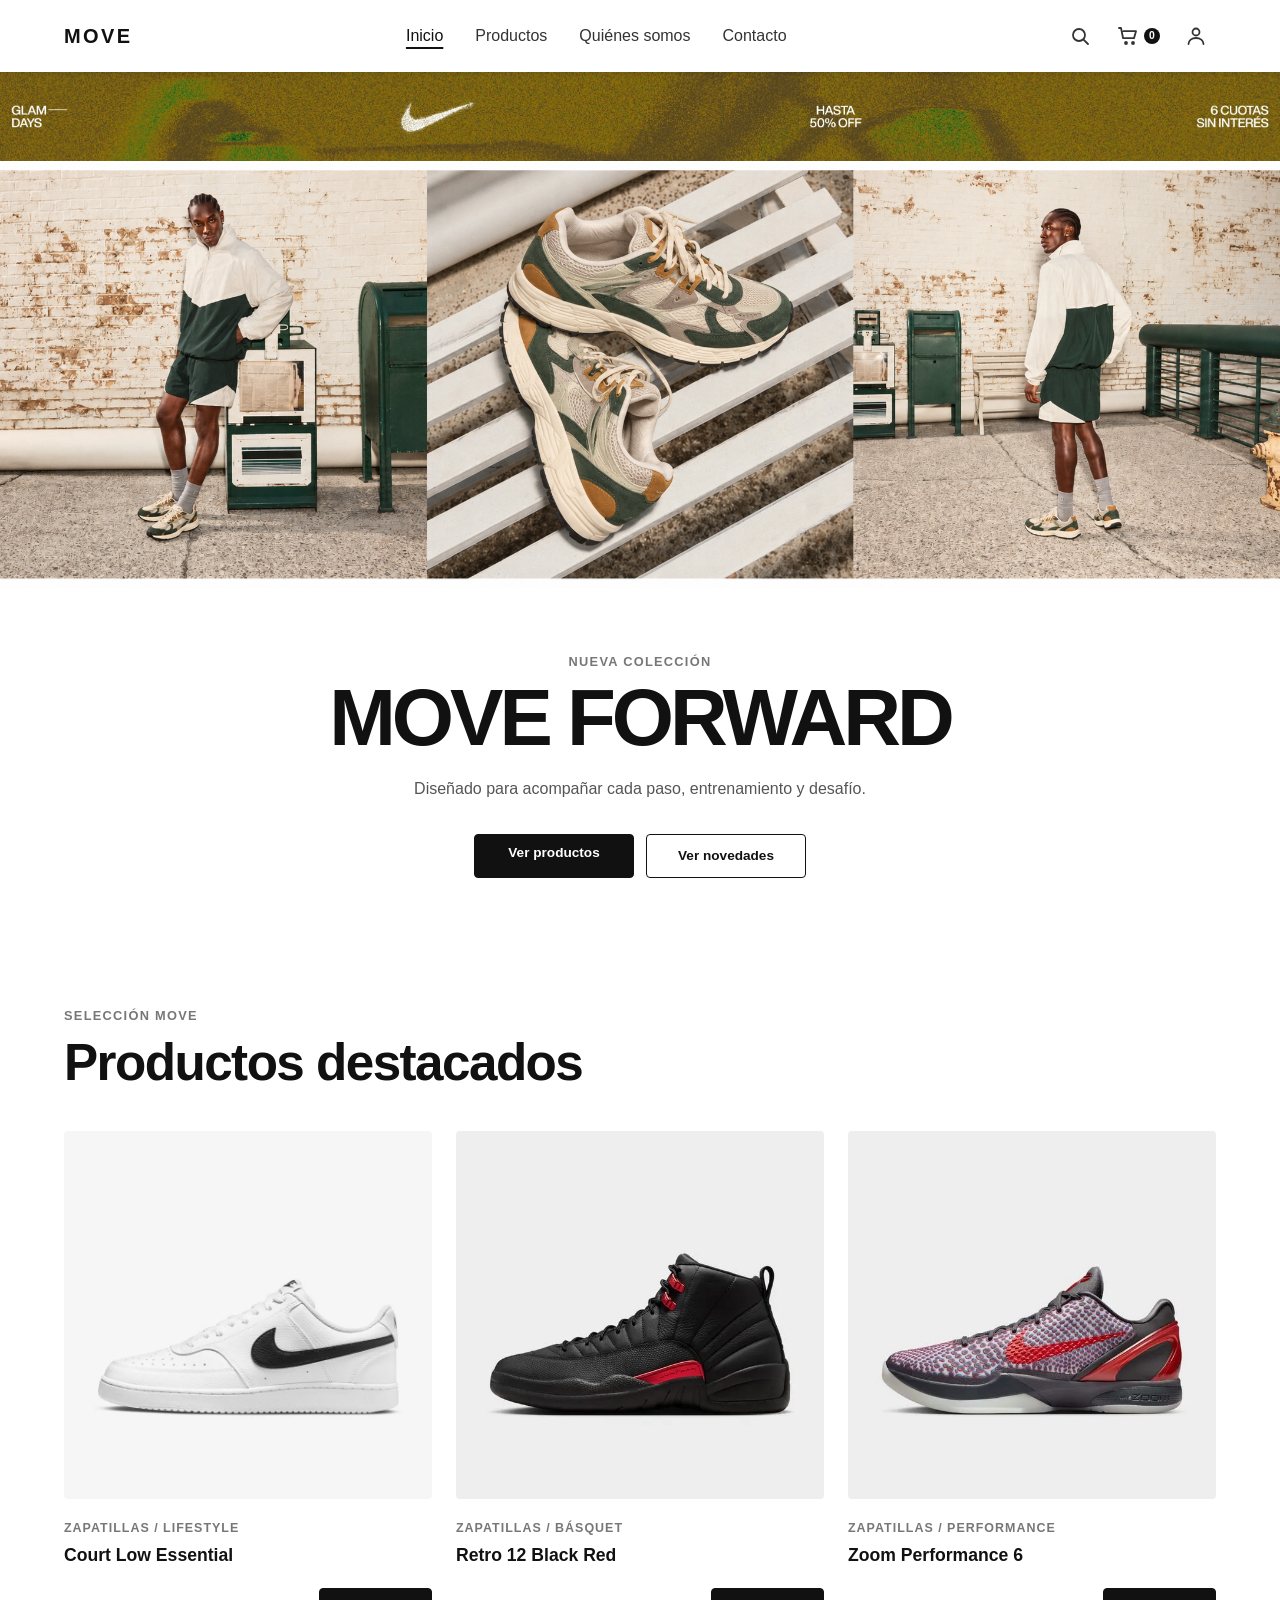
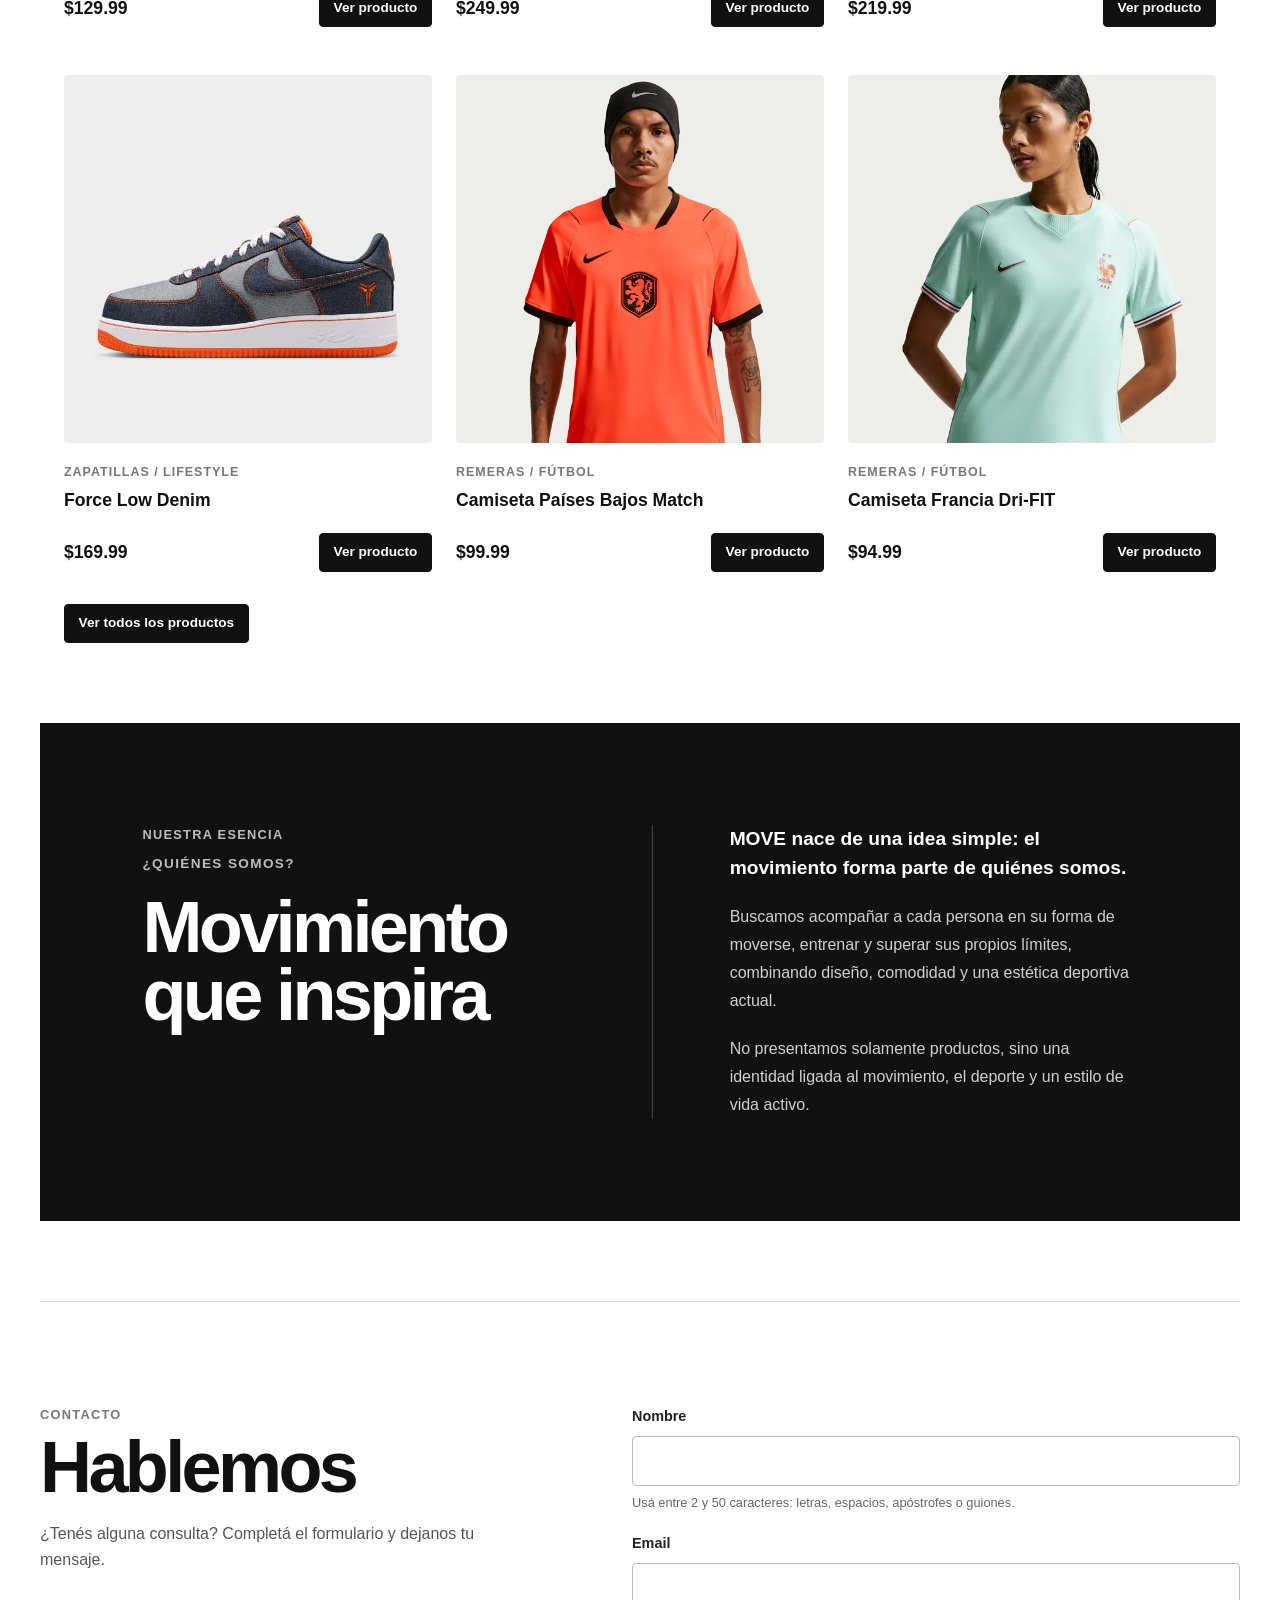
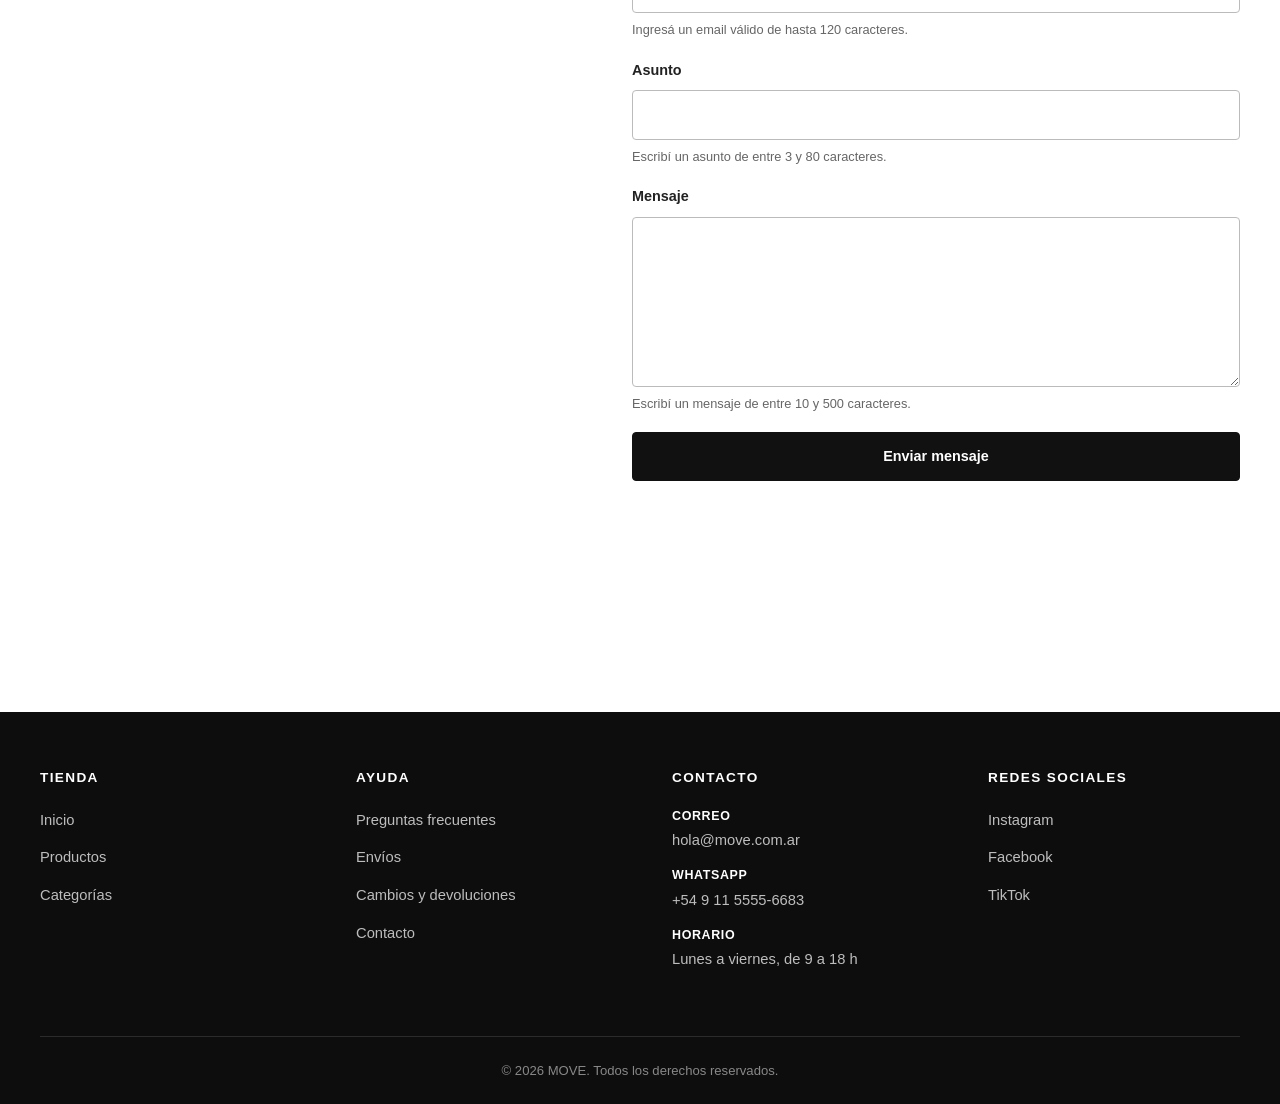
<file: index.html>
<!DOCTYPE html>
<html lang="es">
<head>
    <meta charset="UTF-8">
    <meta name="viewport" content="width=device-width, initial-scale=1.0">
    <title>MOVE | Indumentaria y calzado deportivo</title>
    <link rel="stylesheet" href="css/styles.css">
</head>
<body class="pagina-home">
    <header class="site-header">
        <nav class="site-header__nav" aria-label="Navegación principal">
            <a href="index.html" class="site-header__brand" aria-label="Ir al inicio">MOVE</a>
            <ul class="site-header__menu">
                <li><a href="index.html" aria-current="page">Inicio</a></li>
                <li><a href="productos.html">Productos</a></li>
                <li><a href="#quienes-somos">Quiénes somos</a></li>
                <li><a href="#contacto">Contacto</a></li>
            </ul>
            <div class="site-header__actions">
                <a href="productos.html#buscar" class="site-header__action" aria-label="Buscar productos">
                    <svg class="site-header__icon" viewBox="0 0 24 24" aria-hidden="true" fill="none" stroke="currentColor">
                        <circle cx="11" cy="11" r="6"></circle>
                        <path d="M20 20l-4.2-4.2"></path>
                    </svg>
                </a>
                <a href="carrito.html" class="site-header__action site-header__cart" aria-label="Ver carrito">
                    <svg class="site-header__icon" viewBox="0 0 24 24" aria-hidden="true" fill="none" stroke="currentColor">
                        <path d="M3 4h2l2.1 10.2h10.9l2-7H7.5"></path>
                        <circle cx="10" cy="19" r="1"></circle>
                        <circle cx="17" cy="19" r="1"></circle>
                    </svg>
                    <span class="site-header__cart-count" aria-hidden="true">0</span>
                </a>
                <a href="#" class="site-header__action" aria-label="Ingresar a mi cuenta">
                    <svg class="site-header__icon" viewBox="0 0 24 24" aria-hidden="true" fill="none" stroke="currentColor">
                        <circle cx="12" cy="8" r="3.5"></circle>
                        <path d="M4.5 20c0-3.6 3.4-6 7.5-6s7.5 2.4 7.5 6"></path>
                    </svg>
                </a>
            </div>
        </nav>
    </header>

    <main id="inicio" class="pagina-home">
        <section class="home-promo" aria-label="Promoción destacada">
            <img src="images/fondos/promo-cuotas.webp" alt="Promoción de hasta 50% off y seis cuotas sin interés">
        </section>

        <section class="home-hero" aria-labelledby="hero-titulo">
            <figure class="home-hero__image">
                <img src="images/fondos/hero-home.png" alt="Modelo con indumentaria deportiva y zapatillas verdes en una estación urbana">
            </figure>

            <div class="home-hero__content">
                <p class="catalogo-eyebrow">Nueva colección</p>
                <h1 id="hero-titulo">MOVE FORWARD</h1>
                <p>Diseñado para acompañar cada paso, entrenamiento y desafío.</p>
                <div class="home-hero__actions">
                    <a href="productos.html" class="producto-card-accion">Ver productos</a>
                    <a href="#destacados" class="home-hero__secondary">Ver novedades</a>
                </div>
            </div>
        </section>

        <section id="destacados" class="home-destacados" aria-labelledby="destacados-titulo">
            <div class="catalogo-encabezado">
                <div>
                    <p class="catalogo-eyebrow">Selección MOVE</p>
                    <h2 id="destacados-titulo">Productos destacados</h2>
                </div>
            </div>

            <div class="catalogo-grid">
        <article class="producto-card">
                    <a href="producto.html" class="producto-card-imagen" aria-label="Ver Court Low Essential">
                        <img src="images/156174-800-800.webp" alt="Zapatillas blancas Court Low Essential con detalles negros">
                    </a>
                    <div class="producto-card-contenido">
                        <p class="producto-card-categoria">Zapatillas / Lifestyle</p>
                        <h2><a href="producto.html">Court Low Essential</a></h2>
                        <div class="producto-card-compra">
                            <p class="producto-card-precio">$129.99</p>
                            <a href="producto.html" class="producto-card-accion">Ver producto</a>
                        </div>
                    </div>
                </article>

        <article class="producto-card">
                    <a href="producto.html" class="producto-card-imagen" aria-label="Ver Retro 12 Black Red">
                        <img src="images/1851608-600-600.webp" alt="Zapatillas altas Retro 12 negras con detalles rojos">
                    </a>
                    <div class="producto-card-contenido">
                        <p class="producto-card-categoria">Zapatillas / Básquet</p>
                        <h2><a href="producto.html">Retro 12 Black Red</a></h2>
                        <div class="producto-card-compra">
                            <p class="producto-card-precio">$249.99</p>
                            <a href="producto.html" class="producto-card-accion">Ver producto</a>
                        </div>
                    </div>
                </article>

        <article class="producto-card">
                    <a href="producto.html" class="producto-card-imagen" aria-label="Ver Zoom Performance 6">
                        <img src="images/1864876-600-600.webp" alt="Zapatillas Zoom Performance 6 grises y rojas">
                    </a>
                    <div class="producto-card-contenido">
                        <p class="producto-card-categoria">Zapatillas / Performance</p>
                        <h2><a href="producto.html">Zoom Performance 6</a></h2>
                        <div class="producto-card-compra">
                            <p class="producto-card-precio">$219.99</p>
                            <a href="producto.html" class="producto-card-accion">Ver producto</a>
                        </div>
                    </div>
                </article>

        <article class="producto-card">
                    <a href="producto.html" class="producto-card-imagen" aria-label="Ver Force Low Denim">
                        <img src="images/1875036-600-600.webp" alt="Zapatillas Force Low Denim grises con detalles naranjas">
                    </a>
                    <div class="producto-card-contenido">
                        <p class="producto-card-categoria">Zapatillas / Lifestyle</p>
                        <h2><a href="producto.html">Force Low Denim</a></h2>
                        <div class="producto-card-compra">
                            <p class="producto-card-precio">$169.99</p>
                            <a href="producto.html" class="producto-card-accion">Ver producto</a>
                        </div>
                    </div>
                </article>

        <article class="producto-card">
                    <a href="producto.html" class="producto-card-imagen" aria-label="Ver Camiseta Países Bajos Match">
                        <img src="images/1731116-600-600.jpg" alt="Camiseta naranja Países Bajos Match">
                    </a>
                    <div class="producto-card-contenido">
                        <p class="producto-card-categoria">Remeras / Fútbol</p>
                        <h2><a href="producto.html">Camiseta Países Bajos Match</a></h2>
                        <div class="producto-card-compra">
                            <p class="producto-card-precio">$99.99</p>
                            <a href="producto.html" class="producto-card-accion">Ver producto</a>
                        </div>
                    </div>
                </article>

        <article class="producto-card">
                    <a href="producto.html" class="producto-card-imagen" aria-label="Ver Camiseta Francia Dri-FIT">
                        <img src="images/1732896-600-600.webp" alt="Camiseta Francia Dri-FIT color verde claro">
                    </a>
                    <div class="producto-card-contenido">
                        <p class="producto-card-categoria">Remeras / Fútbol</p>
                        <h2><a href="producto.html">Camiseta Francia Dri-FIT</a></h2>
                        <div class="producto-card-compra">
                            <p class="producto-card-precio">$94.99</p>
                            <a href="producto.html" class="producto-card-accion">Ver producto</a>
                        </div>
                    </div>
                </article>
            </div>

            <a href="productos.html" class="home-destacados-enlace producto-card-accion">Ver todos los productos</a>
        </section>

        <section id="quienes-somos" class="home-quienes-somos" aria-labelledby="quienes-somos-titulo">
            <div class="home-quienes-somos__contenido">
                <div class="home-quienes-somos__intro">
                    <p class="catalogo-eyebrow">Nuestra esencia</p>
                    <h2 id="quienes-somos-titulo">¿Quiénes somos?</h2>
                    <h3>Movimiento que inspira</h3>
                </div>

                <div class="home-quienes-somos__texto">
                    <p>MOVE nace de una idea simple: el movimiento forma parte de quiénes somos.</p>
                    <p>Buscamos acompañar a cada persona en su forma de moverse, entrenar y superar sus propios límites, combinando diseño, comodidad y una estética deportiva actual.</p>
                    <p>No presentamos solamente productos, sino una identidad ligada al movimiento, el deporte y un estilo de vida activo.</p>
                </div>
            </div>
        </section>

        <section id="contacto" class="home-contacto" aria-labelledby="contacto-titulo">
            <div class="home-contacto__contenido">
                <div class="home-contacto__intro">
                    <p class="catalogo-eyebrow">Contacto</p>
                    <h2 id="contacto-titulo">Hablemos</h2>
                    <p>¿Tenés alguna consulta? Completá el formulario y dejanos tu mensaje.</p>
                </div>

                <form class="home-contacto__form">
                    <div class="home-contacto__campo">
                        <label for="contacto-nombre">Nombre</label>
                        <input
                            type="text"
                            id="contacto-nombre"
                            name="nombre"
                            autocomplete="name"
                            minlength="2"
                            maxlength="50"
                            pattern="[A-Za-zÁÉÍÓÚáéíóúÜüÑñ'’ \-]+"
                            aria-describedby="contacto-nombre-ayuda"
                            required
                        >
                        <small id="contacto-nombre-ayuda" class="home-contacto__ayuda">Usá entre 2 y 50 caracteres: letras, espacios, apóstrofes o guiones.</small>
                    </div>

                    <div class="home-contacto__campo">
                        <label for="contacto-email">Email</label>
                        <input
                            type="email"
                            id="contacto-email"
                            name="email"
                            autocomplete="email"
                            maxlength="120"
                            aria-describedby="contacto-email-ayuda"
                            required
                        >
                        <small id="contacto-email-ayuda" class="home-contacto__ayuda">Ingresá un email válido de hasta 120 caracteres.</small>
                    </div>

                    <div class="home-contacto__campo">
                        <label for="contacto-asunto">Asunto</label>
                        <input
                            type="text"
                            id="contacto-asunto"
                            name="asunto"
                            minlength="3"
                            maxlength="80"
                            aria-describedby="contacto-asunto-ayuda"
                            required
                        >
                        <small id="contacto-asunto-ayuda" class="home-contacto__ayuda">Escribí un asunto de entre 3 y 80 caracteres.</small>
                    </div>

                    <div class="home-contacto__campo">
                        <label for="contacto-mensaje">Mensaje</label>
                        <textarea
                            id="contacto-mensaje"
                            name="mensaje"
                            rows="6"
                            minlength="10"
                            maxlength="500"
                            aria-describedby="contacto-mensaje-ayuda"
                            required
                        ></textarea>
                        <small id="contacto-mensaje-ayuda" class="home-contacto__ayuda">Escribí un mensaje de entre 10 y 500 caracteres.</small>
                    </div>

                    <button type="submit" class="home-contacto__boton">Enviar mensaje</button>
                </form>
            </div>
        </section>
    </main>

    <footer class="site-footer">
        <div class="footer-contenido">
            <section class="footer-columna">
                <h2>Tienda</h2>
                <nav aria-label="Enlaces de la tienda">
                    <ul>
                        <li><a href="index.html">Inicio</a></li>
                        <li><a href="productos.html#productos">Productos</a></li>
                        <li><a href="productos.html#filtros">Categorías</a></li>
                    </ul>
                </nav>
            </section>

            <section class="footer-columna">
                <h2>Ayuda</h2>
                <nav aria-label="Ayuda y soporte">
                    <ul>
                        <li><a href="#">Preguntas frecuentes</a></li>
                        <li><a href="#">Envíos</a></li>
                        <li><a href="#">Cambios y devoluciones</a></li>
                        <li><a href="#contacto">Contacto</a></li>
                    </ul>
                </nav>
            </section>

            <section class="footer-columna footer-contacto">
                <h2>Contacto</h2>
                <address>
                    <p><strong>Correo</strong> hola@move.com.ar</p>
                    <p><strong>WhatsApp</strong> +54 9 11 5555-6683</p>
                    <p><strong>Horario</strong> Lunes a viernes, de 9 a 18 h</p>
                </address>
            </section>

            <section class="footer-columna">
                <h2>Redes sociales</h2>
                <nav aria-label="Redes sociales">
                    <ul>
                        <li><a href="#">Instagram</a></li>
                        <li><a href="#">Facebook</a></li>
                        <li><a href="#">TikTok</a></li>
                    </ul>
                </nav>
            </section>
        </div>

        <div class="footer-inferior">
            <p>&copy; 2026 MOVE. Todos los derechos reservados.</p>
        </div>
    </footer>
</body>
</html>
</file>
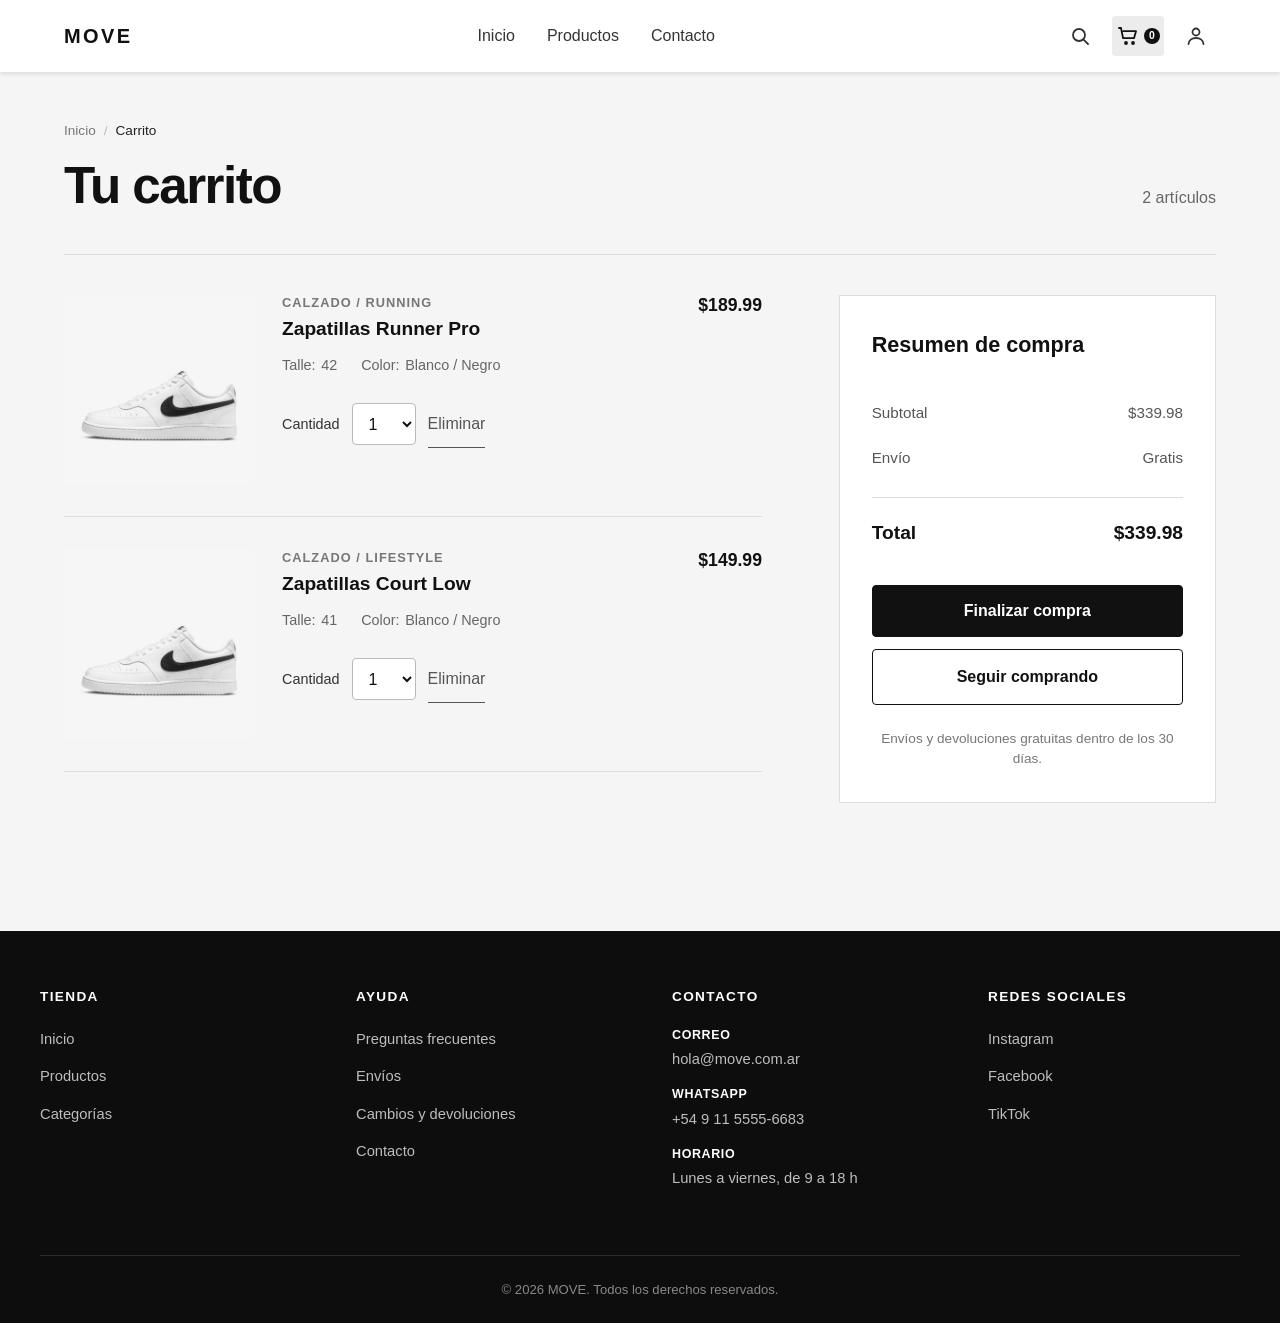
<file: carrito.html>
<!DOCTYPE html>
<html lang="es">
<head>
    <meta charset="UTF-8">
    <meta name="viewport" content="width=device-width, initial-scale=1.0">
    <title>Carrito - Ecommerce Universidad</title>
    <link rel="stylesheet" href="css/styles.css">
</head>
<body>
    <header class="site-header">
        <nav class="site-header__nav" aria-label="Navegación principal">
            <a href="index.html" class="site-header__brand" aria-label="Ir al inicio">MOVE</a>
            <ul class="site-header__menu">
                <li><a href="index.html">Inicio</a></li>
                <li><a href="productos.html">Productos</a></li>
                <li><a href="index.html#contacto">Contacto</a></li>
            </ul>
            <div class="site-header__actions">
                <a href="productos.html#buscar" class="site-header__action" aria-label="Buscar productos">
                    <svg class="site-header__icon" viewBox="0 0 24 24" aria-hidden="true" fill="none" stroke="currentColor">
                        <circle cx="11" cy="11" r="6"></circle>
                        <path d="M20 20l-4.2-4.2"></path>
                    </svg>
                </a>
                <a href="carrito.html" class="site-header__action site-header__cart" aria-label="Ver carrito" aria-current="page">
                    <svg class="site-header__icon" viewBox="0 0 24 24" aria-hidden="true" fill="none" stroke="currentColor">
                        <path d="M3 4h2l2.1 10.2h10.9l2-7H7.5"></path>
                        <circle cx="10" cy="19" r="1"></circle>
                        <circle cx="17" cy="19" r="1"></circle>
                    </svg>
                    <span class="site-header__cart-count" aria-hidden="true">0</span>
                </a>
                <a href="#" class="site-header__action" aria-label="Ingresar a mi cuenta">
                    <svg class="site-header__icon" viewBox="0 0 24 24" aria-hidden="true" fill="none" stroke="currentColor">
                        <circle cx="12" cy="8" r="3.5"></circle>
                        <path d="M4.5 20c0-3.6 3.4-6 7.5-6s7.5 2.4 7.5 6"></path>
                    </svg>
                </a>
            </div>
        </nav>
    </header>

    <main class="carrito">
        <nav class="breadcrumb" aria-label="Ruta de navegación">
            <ol>
                <li><a href="index.html">Inicio</a></li>
                <li aria-current="page">Carrito</li>
            </ol>
        </nav>

        <div class="carrito-encabezado">
            <h1>Tu carrito</h1>
            <p>2 artículos</p>
        </div>

        <div class="carrito-layout">
            <section class="carrito-productos" aria-labelledby="productos-carrito-titulo">
                <h2 id="productos-carrito-titulo" class="visualmente-oculto">Productos en el carrito</h2>

                <article class="carrito-item">
                    <figure class="carrito-item-imagen">
                        <img src="images/156174-800-800.webp" alt="Zapatillas Runner Pro blancas y negras">
                    </figure>

                    <div class="carrito-item-info">
                        <p class="carrito-item-categoria">Calzado / Running</p>
                        <h3>Zapatillas Runner Pro</h3>
                        <dl class="carrito-item-detalles">
                            <div>
                                <dt>Talle</dt>
                                <dd>42</dd>
                            </div>
                            <div>
                                <dt>Color</dt>
                                <dd>Blanco / Negro</dd>
                            </div>
                        </dl>

                        <div class="carrito-item-acciones">
                            <label for="cantidad-runner">Cantidad</label>
                            <select id="cantidad-runner" name="cantidad-runner">
                                <option selected>1</option>
                                <option>2</option>
                                <option>3</option>
                                <option>4</option>
                            </select>
                            <button type="button" class="carrito-eliminar">Eliminar</button>
                        </div>
                    </div>

                    <p class="carrito-item-precio">$189.99</p>
                </article>

                <article class="carrito-item">
                    <figure class="carrito-item-imagen">
                        <img src="images/156174-800-800.webp" alt="Zapatillas Court Low blancas y negras">
                    </figure>

                    <div class="carrito-item-info">
                        <p class="carrito-item-categoria">Calzado / Lifestyle</p>
                        <h3>Zapatillas Court Low</h3>
                        <dl class="carrito-item-detalles">
                            <div>
                                <dt>Talle</dt>
                                <dd>41</dd>
                            </div>
                            <div>
                                <dt>Color</dt>
                                <dd>Blanco / Negro</dd>
                            </div>
                        </dl>

                        <div class="carrito-item-acciones">
                            <label for="cantidad-court">Cantidad</label>
                            <select id="cantidad-court" name="cantidad-court">
                                <option selected>1</option>
                                <option>2</option>
                                <option>3</option>
                                <option>4</option>
                            </select>
                            <button type="button" class="carrito-eliminar">Eliminar</button>
                        </div>
                    </div>

                    <p class="carrito-item-precio">$149.99</p>
                </article>
            </section>

            <aside class="carrito-resumen" aria-labelledby="resumen-titulo">
                <h2 id="resumen-titulo">Resumen de compra</h2>

                <dl class="carrito-totales">
                    <div>
                        <dt>Subtotal</dt>
                        <dd>$339.98</dd>
                    </div>
                    <div>
                        <dt>Envío</dt>
                        <dd>Gratis</dd>
                    </div>
                    <div class="carrito-total">
                        <dt>Total</dt>
                        <dd>$339.98</dd>
                    </div>
                </dl>

                <button type="button" class="carrito-finalizar">Finalizar compra</button>
                <a href="index.html" class="carrito-seguir">Seguir comprando</a>

                <p class="carrito-ayuda">Envíos y devoluciones gratuitas dentro de los 30 días.</p>
            </aside>
        </div>
    </main>

    <footer class="site-footer" id="contacto">
        <div class="footer-contenido">
            <section class="footer-columna">
                <h2>Tienda</h2>
                <nav aria-label="Enlaces de la tienda">
                    <ul>
                        <li><a href="index.html">Inicio</a></li>
                        <li><a href="productos.html#productos">Productos</a></li>
                        <li><a href="productos.html#filtros">Categorías</a></li>
                    </ul>
                </nav>
            </section>

            <section class="footer-columna">
                <h2>Ayuda</h2>
                <nav aria-label="Ayuda y soporte">
                    <ul>
                        <li><a href="#">Preguntas frecuentes</a></li>
                        <li><a href="#">Envíos</a></li>
                        <li><a href="#">Cambios y devoluciones</a></li>
                        <li><a href="index.html#contacto">Contacto</a></li>
                    </ul>
                </nav>
            </section>

            <section class="footer-columna footer-contacto">
                <h2>Contacto</h2>
                <address>
                    <p><strong>Correo</strong> hola@move.com.ar</p>
                    <p><strong>WhatsApp</strong> +54 9 11 5555-6683</p>
                    <p><strong>Horario</strong> Lunes a viernes, de 9 a 18 h</p>
                </address>
            </section>

            <section class="footer-columna">
                <h2>Redes sociales</h2>
                <nav aria-label="Redes sociales">
                    <ul>
                        <li><a href="#">Instagram</a></li>
                        <li><a href="#">Facebook</a></li>
                        <li><a href="#">TikTok</a></li>
                    </ul>
                </nav>
            </section>
        </div>

        <div class="footer-inferior">
            <p>&copy; 2026 MOVE. Todos los derechos reservados.</p>
        </div>
    </footer>
</body>
</html>
</file>
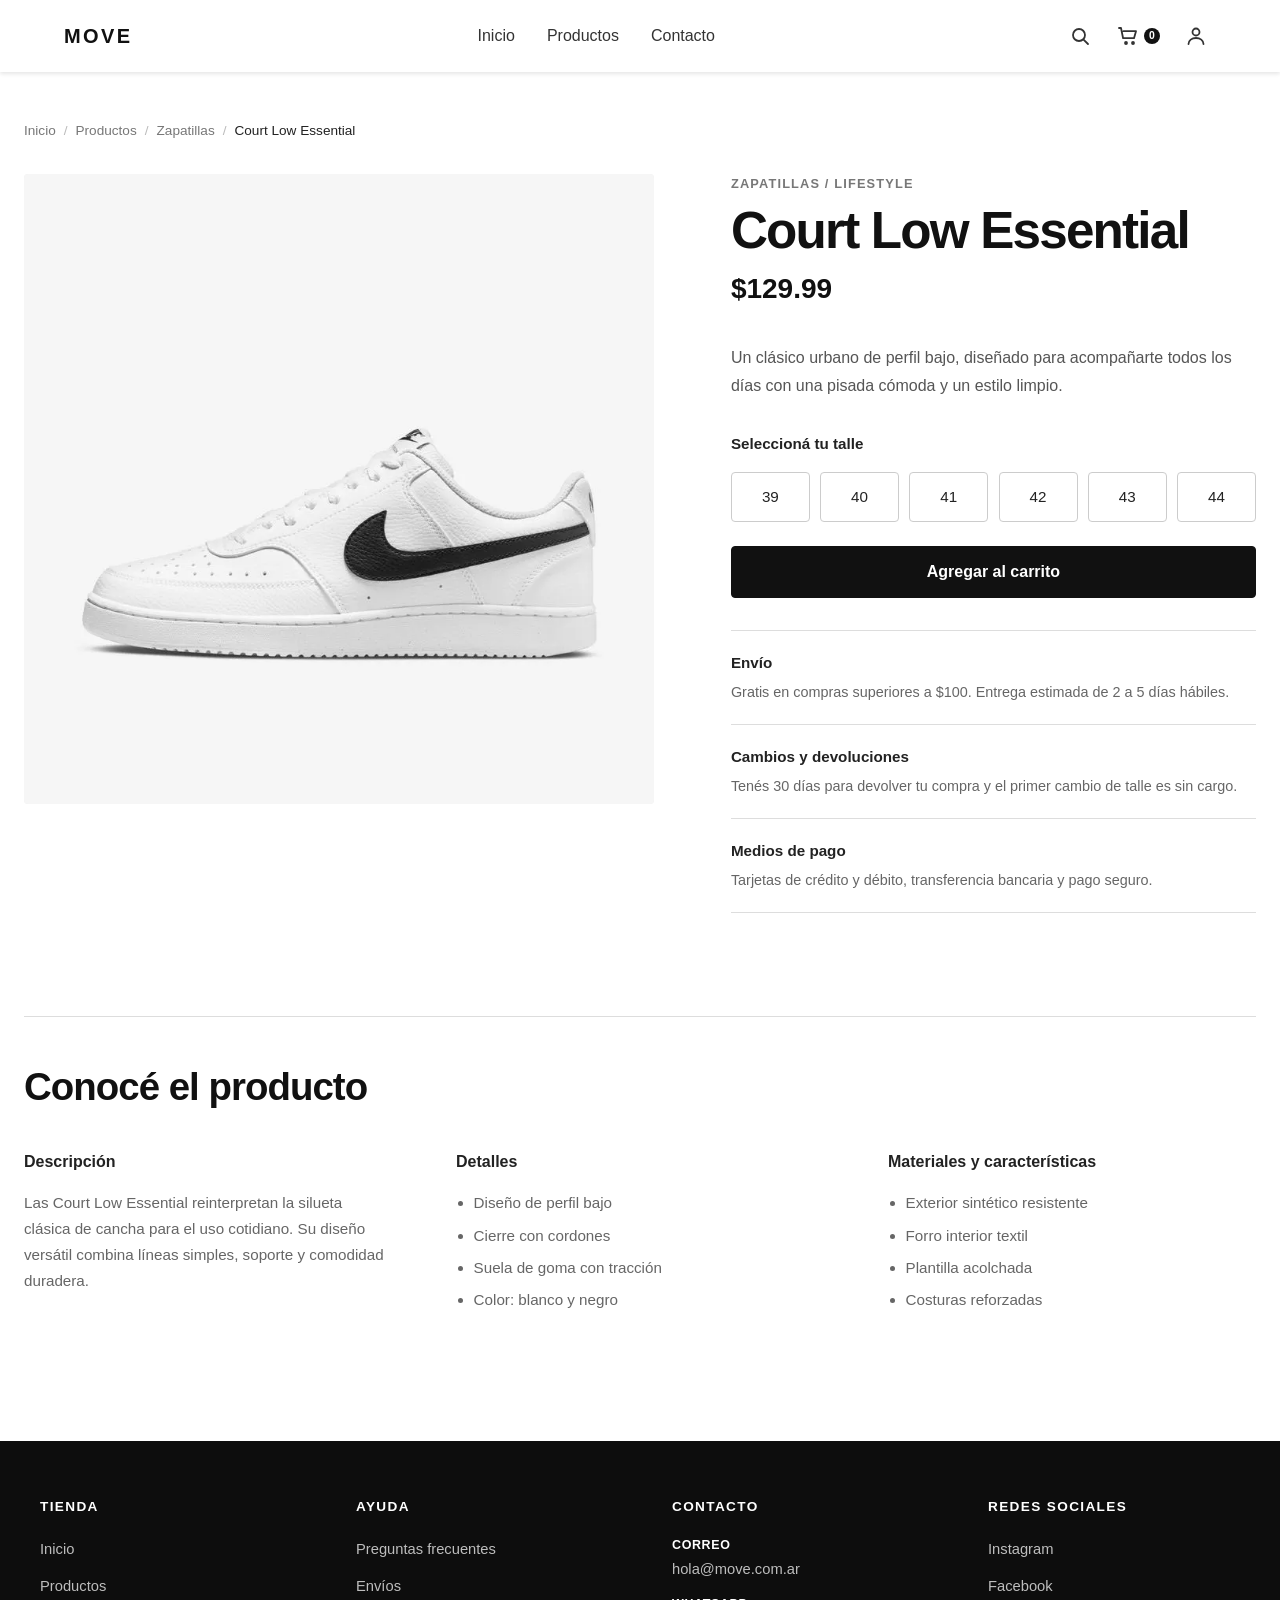
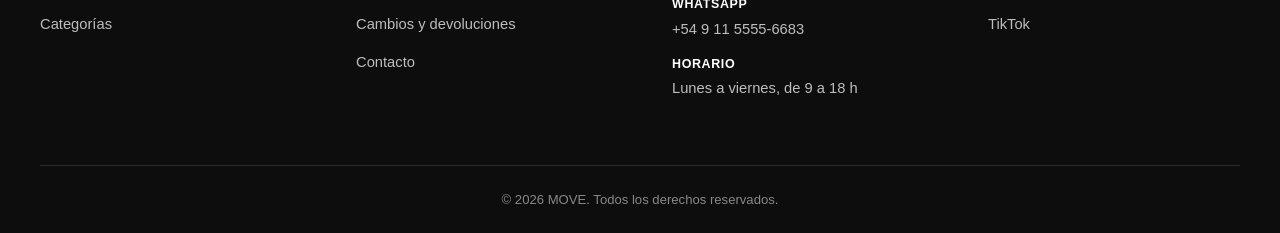
<file: producto.html>
<!DOCTYPE html>
<html lang="es">
<head>
    <meta charset="UTF-8">
    <meta name="viewport" content="width=device-width, initial-scale=1.0">
    <title>Court Low Essential | MOVE</title>
    <link rel="stylesheet" href="css/styles.css">
</head>
<body class="producto-body">
    <header class="site-header">
        <nav class="site-header__nav" aria-label="Navegación principal">
            <a href="index.html" class="site-header__brand" aria-label="Ir al inicio">MOVE</a>
            <ul class="site-header__menu">
                <li><a href="index.html">Inicio</a></li>
                <li><a href="productos.html">Productos</a></li>
                <li><a href="index.html#contacto">Contacto</a></li>
            </ul>
            <div class="site-header__actions">
                <a href="productos.html#buscar" class="site-header__action" aria-label="Buscar productos">
                    <svg class="site-header__icon" viewBox="0 0 24 24" aria-hidden="true" fill="none" stroke="currentColor">
                        <circle cx="11" cy="11" r="6"></circle>
                        <path d="M20 20l-4.2-4.2"></path>
                    </svg>
                </a>
                <a href="carrito.html" class="site-header__action site-header__cart" aria-label="Ver carrito">
                    <svg class="site-header__icon" viewBox="0 0 24 24" aria-hidden="true" fill="none" stroke="currentColor">
                        <path d="M3 4h2l2.1 10.2h10.9l2-7H7.5"></path>
                        <circle cx="10" cy="19" r="1"></circle>
                        <circle cx="17" cy="19" r="1"></circle>
                    </svg>
                    <span class="site-header__cart-count" aria-hidden="true">0</span>
                </a>
                <a href="#" class="site-header__action" aria-label="Ingresar a mi cuenta">
                    <svg class="site-header__icon" viewBox="0 0 24 24" aria-hidden="true" fill="none" stroke="currentColor">
                        <circle cx="12" cy="8" r="3.5"></circle>
                        <path d="M4.5 20c0-3.6 3.4-6 7.5-6s7.5 2.4 7.5 6"></path>
                    </svg>
                </a>
            </div>
        </nav>
    </header>

    <main class="pagina-producto">
        <nav class="breadcrumb" aria-label="Ruta de navegación">
            <ol>
                <li><a href="index.html">Inicio</a></li>
                <li><a href="productos.html#productos">Productos</a></li>
                <li><a href="productos.html#filtros">Zapatillas</a></li>
                <li aria-current="page">Court Low Essential</li>
            </ol>
        </nav>

        <section class="producto-principal" aria-labelledby="producto-titulo">
            <figure class="producto-imagen">
                <img src="images/156174-800-800.webp" alt="Zapatillas Court Low Essential blancas con detalles negros">
            </figure>

            <div class="producto-info">
                <div class="producto-encabezado">
                    <p class="producto-categoria">Zapatillas / Lifestyle</p>
                    <h1 id="producto-titulo">Court Low Essential</h1>
                    <p class="producto-precio">$129.99</p>
                </div>

                <p class="producto-resumen">Un clásico urbano de perfil bajo, diseñado para acompañarte todos los días con una pisada cómoda y un estilo limpio.</p>

                <form class="producto-compra">
                    <fieldset class="producto-talles">
                        <legend>Seleccioná tu talle</legend>
                        <div class="talles-opciones">
                            <label>
                                <input type="radio" name="talle" value="39" required>
                                <span>39</span>
                            </label>
                            <label>
                                <input type="radio" name="talle" value="40">
                                <span>40</span>
                            </label>
                            <label>
                                <input type="radio" name="talle" value="41">
                                <span>41</span>
                            </label>
                            <label>
                                <input type="radio" name="talle" value="42">
                                <span>42</span>
                            </label>
                            <label>
                                <input type="radio" name="talle" value="43">
                                <span>43</span>
                            </label>
                            <label>
                                <input type="radio" name="talle" value="44">
                                <span>44</span>
                            </label>
                        </div>
                    </fieldset>

                    <button type="submit" class="btn-agregar-carrito">Agregar al carrito</button>
                </form>

                <div class="producto-servicios">
                    <section>
                        <h2>Envío</h2>
                        <p>Gratis en compras superiores a $100. Entrega estimada de 2 a 5 días hábiles.</p>
                    </section>
                    <section>
                        <h2>Cambios y devoluciones</h2>
                        <p>Tenés 30 días para devolver tu compra y el primer cambio de talle es sin cargo.</p>
                    </section>
                    <section>
                        <h2>Medios de pago</h2>
                        <p>Tarjetas de crédito y débito, transferencia bancaria y pago seguro.</p>
                    </section>
                </div>
            </div>
        </section>

        <section class="producto-informacion" aria-labelledby="informacion-titulo">
            <h2 id="informacion-titulo">Conocé el producto</h2>
            <div class="producto-informacion-grid">
                <section>
                    <h3>Descripción</h3>
                    <p>Las Court Low Essential reinterpretan la silueta clásica de cancha para el uso cotidiano. Su diseño versátil combina líneas simples, soporte y comodidad duradera.</p>
                </section>
                <section>
                    <h3>Detalles</h3>
                    <ul>
                        <li>Diseño de perfil bajo</li>
                        <li>Cierre con cordones</li>
                        <li>Suela de goma con tracción</li>
                        <li>Color: blanco y negro</li>
                    </ul>
                </section>
                <section>
                    <h3>Materiales y características</h3>
                    <ul>
                        <li>Exterior sintético resistente</li>
                        <li>Forro interior textil</li>
                        <li>Plantilla acolchada</li>
                        <li>Costuras reforzadas</li>
                    </ul>
                </section>
            </div>
        </section>
    </main>

    <footer class="site-footer" id="contacto">
        <div class="footer-contenido">
            <section class="footer-columna">
                <h2>Tienda</h2>
                <nav aria-label="Enlaces de la tienda">
                    <ul>
                        <li><a href="index.html">Inicio</a></li>
                        <li><a href="productos.html#productos">Productos</a></li>
                        <li><a href="productos.html#filtros">Categorías</a></li>
                    </ul>
                </nav>
            </section>

            <section class="footer-columna">
                <h2>Ayuda</h2>
                <nav aria-label="Ayuda y soporte">
                    <ul>
                        <li><a href="#">Preguntas frecuentes</a></li>
                        <li><a href="#">Envíos</a></li>
                        <li><a href="#">Cambios y devoluciones</a></li>
                        <li><a href="index.html#contacto">Contacto</a></li>
                    </ul>
                </nav>
            </section>

            <section class="footer-columna footer-contacto">
                <h2>Contacto</h2>
                <address>
                    <p><strong>Correo</strong> hola@move.com.ar</p>
                    <p><strong>WhatsApp</strong> +54 9 11 5555-6683</p>
                    <p><strong>Horario</strong> Lunes a viernes, de 9 a 18 h</p>
                </address>
            </section>

            <section class="footer-columna">
                <h2>Redes sociales</h2>
                <nav aria-label="Redes sociales">
                    <ul>
                        <li><a href="#">Instagram</a></li>
                        <li><a href="#">Facebook</a></li>
                        <li><a href="#">TikTok</a></li>
                    </ul>
                </nav>
            </section>
        </div>

        <div class="footer-inferior">
            <p>&copy; 2026 MOVE. Todos los derechos reservados.</p>
        </div>
    </footer>
</body>
</html>
</file>
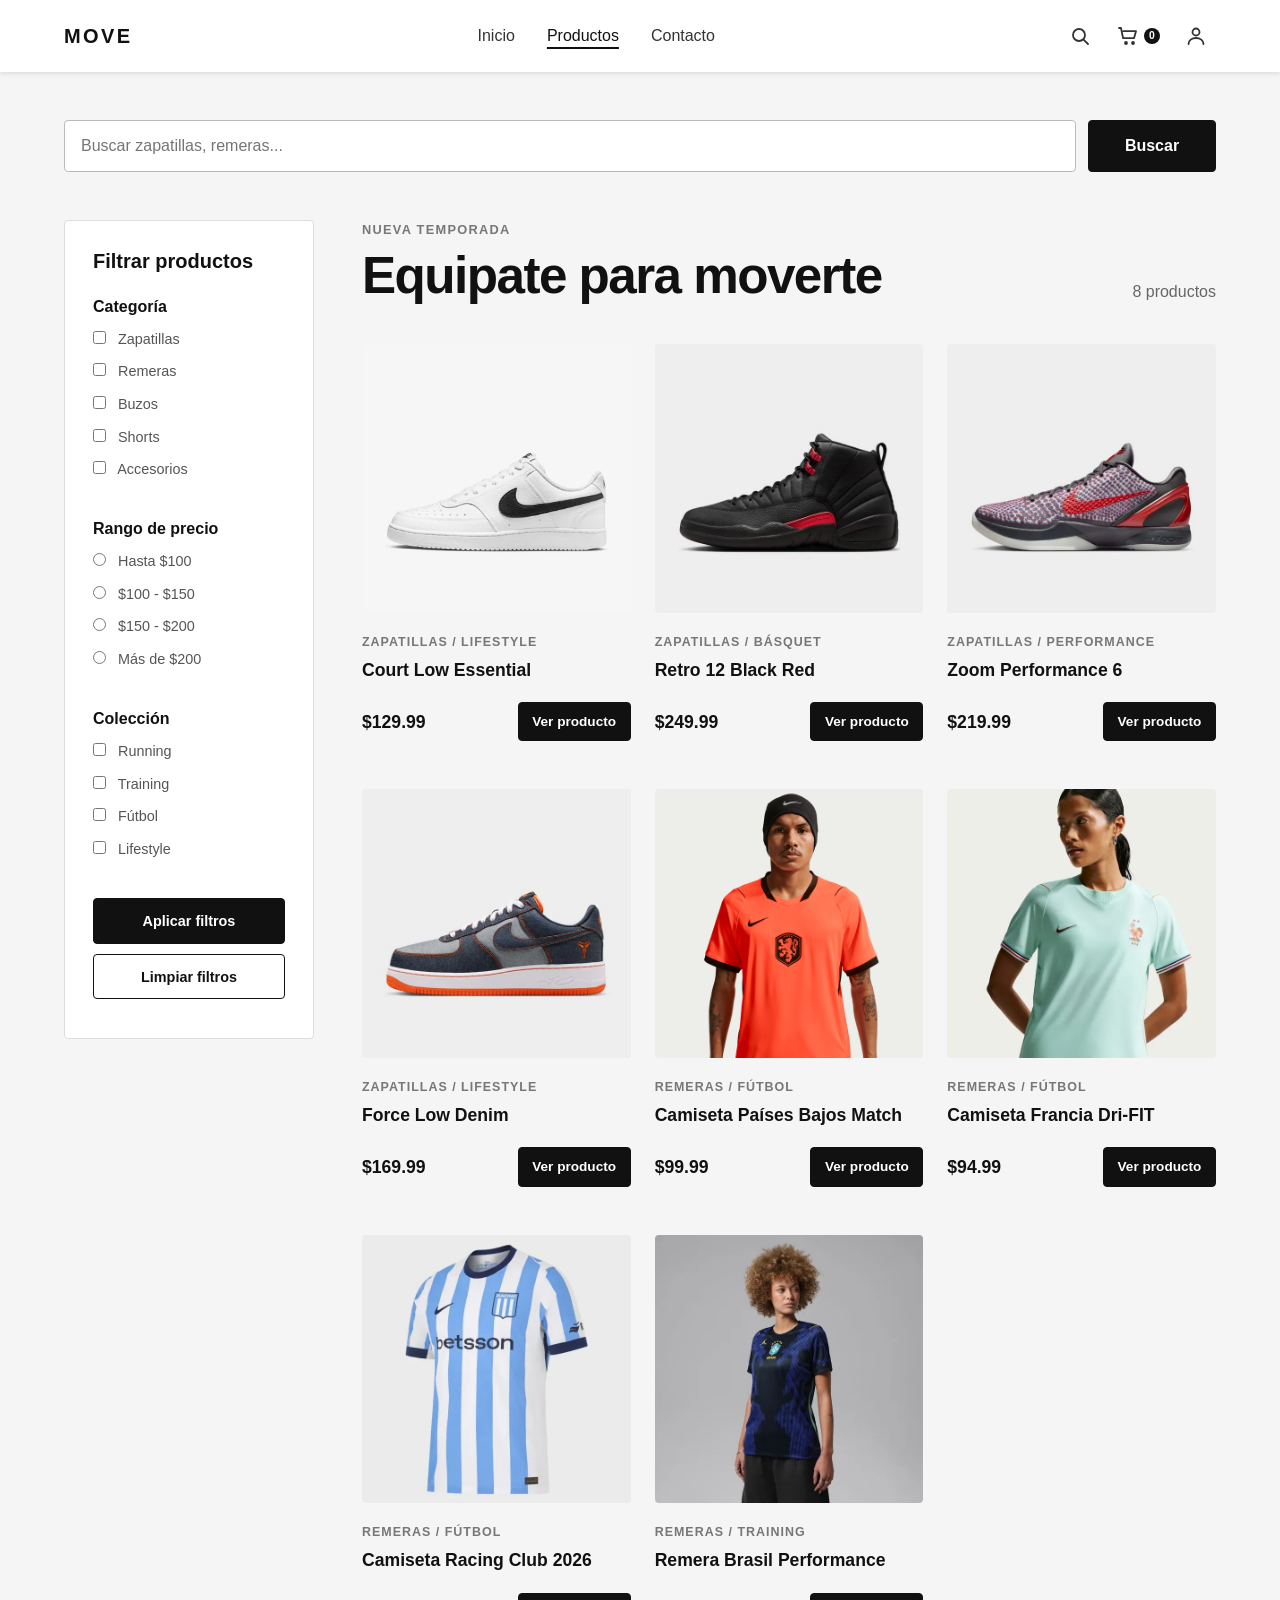
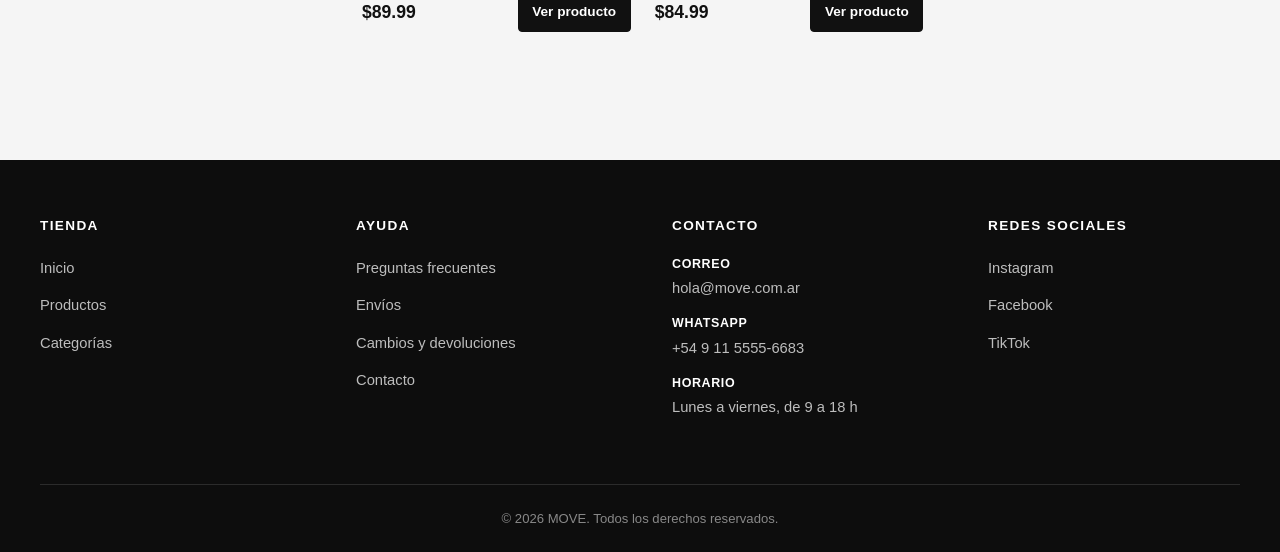
<file: productos.html>
<!DOCTYPE html>
<html lang="es">
<head>
    <meta charset="UTF-8">
    <meta name="viewport" content="width=device-width, initial-scale=1.0">
    <title>Productos | MOVE</title>
    <link rel="stylesheet" href="css/styles.css">
</head>
<body class="pagina-catalogo">
    <header class="site-header">
        <nav class="site-header__nav" aria-label="Navegación principal">
            <a href="index.html" class="site-header__brand" aria-label="Ir al inicio">MOVE</a>
            <ul class="site-header__menu">
                <li><a href="index.html">Inicio</a></li>
                <li><a href="productos.html" aria-current="page">Productos</a></li>
                <li><a href="index.html#contacto">Contacto</a></li>
            </ul>
            <div class="site-header__actions">
                <a href="productos.html#buscar" class="site-header__action" aria-label="Buscar productos">
                    <svg class="site-header__icon" viewBox="0 0 24 24" aria-hidden="true" fill="none" stroke="currentColor">
                        <circle cx="11" cy="11" r="6"></circle>
                        <path d="M20 20l-4.2-4.2"></path>
                    </svg>
                </a>
                <a href="carrito.html" class="site-header__action site-header__cart" aria-label="Ver carrito">
                    <svg class="site-header__icon" viewBox="0 0 24 24" aria-hidden="true" fill="none" stroke="currentColor">
                        <path d="M3 4h2l2.1 10.2h10.9l2-7H7.5"></path>
                        <circle cx="10" cy="19" r="1"></circle>
                        <circle cx="17" cy="19" r="1"></circle>
                    </svg>
                    <span class="site-header__cart-count" aria-hidden="true">0</span>
                </a>
                <a href="#" class="site-header__action" aria-label="Ingresar a mi cuenta">
                    <svg class="site-header__icon" viewBox="0 0 24 24" aria-hidden="true" fill="none" stroke="currentColor">
                        <circle cx="12" cy="8" r="3.5"></circle>
                        <path d="M4.5 20c0-3.6 3.4-6 7.5-6s7.5 2.4 7.5 6"></path>
                    </svg>
                </a>
            </div>
        </nav>
    </header>

    <main id="inicio" class="catalogo-layout">
        <form id="buscar" class="catalogo-busqueda" role="search" action="productos.html" method="get">
            <label for="buscar-producto" class="visualmente-oculto">Buscar productos</label>
            <input
                type="search"
                id="buscar-producto"
                name="q"
                placeholder="Buscar zapatillas, remeras..."
                autocomplete="off"
            >
            <button type="submit" class="catalogo-busqueda__boton">Buscar</button>
        </form>

        <aside id="filtros" class="catalogo-filtros">
            <section aria-labelledby="filtros-titulo">
                <h2 id="filtros-titulo">Filtrar productos</h2>
                <form>
                    <fieldset>
                        <legend>Categoría</legend>
                        <label><input type="checkbox" name="categoria" value="zapatillas"> Zapatillas</label>
                        <label><input type="checkbox" name="categoria" value="remeras"> Remeras</label>
                        <label><input type="checkbox" name="categoria" value="buzos"> Buzos</label>
                        <label><input type="checkbox" name="categoria" value="shorts"> Shorts</label>
                        <label><input type="checkbox" name="categoria" value="accesorios"> Accesorios</label>
                    </fieldset>
                    <fieldset>
                        <legend>Rango de precio</legend>
                        <label><input type="radio" name="precio" value="0-100"> Hasta $100</label>
                        <label><input type="radio" name="precio" value="100-150"> $100 - $150</label>
                        <label><input type="radio" name="precio" value="150-200"> $150 - $200</label>
                        <label><input type="radio" name="precio" value="200+"> Más de $200</label>
                    </fieldset>
                    <fieldset>
                        <legend>Colección</legend>
                        <label><input type="checkbox" name="coleccion" value="running"> Running</label>
                        <label><input type="checkbox" name="coleccion" value="training"> Training</label>
                        <label><input type="checkbox" name="coleccion" value="futbol"> Fútbol</label>
                        <label><input type="checkbox" name="coleccion" value="lifestyle"> Lifestyle</label>
                    </fieldset>
                    <button type="submit">Aplicar filtros</button>
                    <button type="reset">Limpiar filtros</button>
                </form>
            </section>
        </aside>

        <section id="productos" class="catalogo-productos" aria-labelledby="productos-titulo">
            <div class="catalogo-encabezado">
                <div>
                    <p class="catalogo-eyebrow">Nueva temporada</p>
                    <h1 id="productos-titulo">Equipate para moverte</h1>
                </div>
                <p>8 productos</p>
            </div>

            <div class="catalogo-grid">
                <article class="producto-card">
                    <a href="producto.html" class="producto-card-imagen" aria-label="Ver Court Low Essential">
                        <img src="images/156174-800-800.webp" alt="Zapatillas blancas Court Low Essential con detalles negros">
                    </a>
                    <div class="producto-card-contenido">
                        <p class="producto-card-categoria">Zapatillas / Lifestyle</p>
                        <h2><a href="producto.html">Court Low Essential</a></h2>
                        <div class="producto-card-compra">
                            <p class="producto-card-precio">$129.99</p>
                            <a href="producto.html" class="producto-card-accion">Ver producto</a>
                        </div>
                    </div>
                </article>

                <article class="producto-card">
                    <a href="producto.html" class="producto-card-imagen" aria-label="Ver Retro 12 Black Red">
                        <img src="images/1851608-600-600.webp" alt="Zapatillas altas Retro 12 negras con detalles rojos">
                    </a>
                    <div class="producto-card-contenido">
                        <p class="producto-card-categoria">Zapatillas / Básquet</p>
                        <h2><a href="producto.html">Retro 12 Black Red</a></h2>
                        <div class="producto-card-compra">
                            <p class="producto-card-precio">$249.99</p>
                            <a href="producto.html" class="producto-card-accion">Ver producto</a>
                        </div>
                    </div>
                </article>

                <article class="producto-card">
                    <a href="producto.html" class="producto-card-imagen" aria-label="Ver Zoom Performance 6">
                        <img src="images/1864876-600-600.webp" alt="Zapatillas Zoom Performance 6 grises y rojas">
                    </a>
                    <div class="producto-card-contenido">
                        <p class="producto-card-categoria">Zapatillas / Performance</p>
                        <h2><a href="producto.html">Zoom Performance 6</a></h2>
                        <div class="producto-card-compra">
                            <p class="producto-card-precio">$219.99</p>
                            <a href="producto.html" class="producto-card-accion">Ver producto</a>
                        </div>
                    </div>
                </article>

                <article class="producto-card">
                    <a href="producto.html" class="producto-card-imagen" aria-label="Ver Force Low Denim">
                        <img src="images/1875036-600-600.webp" alt="Zapatillas Force Low Denim grises con detalles naranjas">
                    </a>
                    <div class="producto-card-contenido">
                        <p class="producto-card-categoria">Zapatillas / Lifestyle</p>
                        <h2><a href="producto.html">Force Low Denim</a></h2>
                        <div class="producto-card-compra">
                            <p class="producto-card-precio">$169.99</p>
                            <a href="producto.html" class="producto-card-accion">Ver producto</a>
                        </div>
                    </div>
                </article>

                <article class="producto-card">
                    <a href="producto.html" class="producto-card-imagen" aria-label="Ver Camiseta Países Bajos Match">
                        <img src="images/1731116-600-600.jpg" alt="Camiseta naranja Países Bajos Match">
                    </a>
                    <div class="producto-card-contenido">
                        <p class="producto-card-categoria">Remeras / Fútbol</p>
                        <h2><a href="producto.html">Camiseta Países Bajos Match</a></h2>
                        <div class="producto-card-compra">
                            <p class="producto-card-precio">$99.99</p>
                            <a href="producto.html" class="producto-card-accion">Ver producto</a>
                        </div>
                    </div>
                </article>

                <article class="producto-card">
                    <a href="producto.html" class="producto-card-imagen" aria-label="Ver Camiseta Francia Dri-FIT">
                        <img src="images/1732896-600-600.webp" alt="Camiseta Francia Dri-FIT color verde claro">
                    </a>
                    <div class="producto-card-contenido">
                        <p class="producto-card-categoria">Remeras / Fútbol</p>
                        <h2><a href="producto.html">Camiseta Francia Dri-FIT</a></h2>
                        <div class="producto-card-compra">
                            <p class="producto-card-precio">$94.99</p>
                            <a href="producto.html" class="producto-card-accion">Ver producto</a>
                        </div>
                    </div>
                </article>

                <article class="producto-card">
                    <a href="producto.html" class="producto-card-imagen" aria-label="Ver Camiseta Racing Club 2026">
                        <img src="images/1744656-600-600.webp" alt="Camiseta Racing Club 2026 celeste y blanca">
                    </a>
                    <div class="producto-card-contenido">
                        <p class="producto-card-categoria">Remeras / Fútbol</p>
                        <h2><a href="producto.html">Camiseta Racing Club 2026</a></h2>
                        <div class="producto-card-compra">
                            <p class="producto-card-precio">$89.99</p>
                            <a href="producto.html" class="producto-card-accion">Ver producto</a>
                        </div>
                    </div>
                </article>

                <article class="producto-card">
                    <a href="producto.html" class="producto-card-imagen" aria-label="Ver Remera Brasil Performance">
                        <img src="images/1799572-600-600.webp" alt="Remera Brasil Performance azul oscuro">
                    </a>
                    <div class="producto-card-contenido">
                        <p class="producto-card-categoria">Remeras / Training</p>
                        <h2><a href="producto.html">Remera Brasil Performance</a></h2>
                        <div class="producto-card-compra">
                            <p class="producto-card-precio">$84.99</p>
                            <a href="producto.html" class="producto-card-accion">Ver producto</a>
                        </div>
                    </div>
                </article>
            </div>
        </section>
    </main>

    <footer class="site-footer" id="contacto">
        <div class="footer-contenido">
            <section class="footer-columna">
                <h2>Tienda</h2>
                <nav aria-label="Enlaces de la tienda">
                    <ul>
                        <li><a href="index.html">Inicio</a></li>
                        <li><a href="productos.html#productos">Productos</a></li>
                        <li><a href="productos.html#filtros">Categorías</a></li>
                    </ul>
                </nav>
            </section>

            <section class="footer-columna">
                <h2>Ayuda</h2>
                <nav aria-label="Ayuda y soporte">
                    <ul>
                        <li><a href="#">Preguntas frecuentes</a></li>
                        <li><a href="#">Envíos</a></li>
                        <li><a href="#">Cambios y devoluciones</a></li>
                        <li><a href="index.html#contacto">Contacto</a></li>
                    </ul>
                </nav>
            </section>

            <section class="footer-columna footer-contacto">
                <h2>Contacto</h2>
                <address>
                    <p><strong>Correo</strong> hola@move.com.ar</p>
                    <p><strong>WhatsApp</strong> +54 9 11 5555-6683</p>
                    <p><strong>Horario</strong> Lunes a viernes, de 9 a 18 h</p>
                </address>
            </section>

            <section class="footer-columna">
                <h2>Redes sociales</h2>
                <nav aria-label="Redes sociales">
                    <ul>
                        <li><a href="#">Instagram</a></li>
                        <li><a href="#">Facebook</a></li>
                        <li><a href="#">TikTok</a></li>
                    </ul>
                </nav>
            </section>
        </div>

        <div class="footer-inferior">
            <p>&copy; 2026 MOVE. Todos los derechos reservados.</p>
        </div>
    </footer>
</body>
</html>
</file>
<file: css/styles.css>
* {
    margin: 0;
    padding: 0;
    box-sizing: border-box;
}

:root {
    --color-principal: #111;
    --color-texto: #333;
    --color-texto-fuerte: #222;
    --color-texto-intermedio: #555;
    --color-texto-secundario: #666;
    --color-texto-suave: #777;
    --color-blanco: #fff;
    --color-fondo: #f5f5f5;
    --color-fondo-interactivo: #f1f1f1;
    --color-fondo-producto: #eee;
    --color-borde: #ddd;
    --color-borde-fuerte: #bbb;
    --color-texto-inverso-secundario: #bdbdbd;
    --ancho-maximo: 1200px;
    --radio-base: 4px;
    --radio-redondo: 999px;
    --transicion-rapida: 0.2s ease;
}

body {
    font-family: Arial, sans-serif;
    line-height: 1.6;
    color: var(--color-texto);
    background-color: var(--color-fondo);
}

.site-header {
    background-color: var(--color-blanco);
    box-shadow: 0 2px 4px rgba(0, 0, 0, 0.1);
    position: sticky;
    top: 0;
    z-index: 100;
}

.site-header__nav {
    max-width: var(--ancho-maximo);
    margin: 0 auto;
    padding: 1rem 1.25rem;
    display: flex;
    justify-content: center;
    align-items: center;
    gap: 0.75rem 1rem;
    flex-wrap: wrap;
}

.site-header__brand {
    color: var(--color-principal);
    flex-shrink: 0;
    font-size: 1.25rem;
    font-weight: 800;
    letter-spacing: 0.12em;
    text-decoration: none;
}

.site-header__menu {
    display: flex;
    flex: 0 0 100%;
    order: 3;
    justify-content: center;
    list-style: none;
    gap: 0.75rem 1.25rem;
    flex-wrap: wrap;
}

.site-header__menu a {
    text-decoration: none;
    color: var(--color-texto);
    font-weight: 500;
}

.site-header__menu a[aria-current="page"] {
    color: var(--color-principal);
    text-decoration: underline;
    text-decoration-thickness: 2px;
    text-underline-offset: 0.35em;
}

.site-header__actions {
    display: flex;
    align-items: center;
    gap: 0.75rem;
    flex-shrink: 0;
}

.site-header__action {
    display: inline-flex;
    align-items: center;
    justify-content: center;
    width: 40px;
    min-height: 40px;
    color: var(--color-texto);
    border-radius: var(--radio-base);
    text-decoration: none;
    transition: color var(--transicion-rapida), background-color var(--transicion-rapida);
}

.site-header__action:hover {
    color: var(--color-principal);
    background-color: var(--color-fondo-interactivo);
}

.site-header__action:focus-visible {
    color: var(--color-principal);
    background-color: var(--color-fondo-interactivo);
    outline: 2px solid var(--color-principal);
    outline-offset: 3px;
}

.site-header__action[aria-current="page"] {
    color: var(--color-principal);
    background-color: #ececec;
    text-decoration: none;
}

.site-header__icon {
    width: 24px;
    height: 24px;
    flex-shrink: 0;
    stroke: currentColor;
    stroke-width: 1.8;
    stroke-linecap: round;
    stroke-linejoin: round;
}

.site-header__cart {
    width: auto;
    min-width: 40px;
    gap: 0.25rem;
    padding: 0 0.25rem;
}

.site-header__cart-count {
    display: flex;
    min-width: 16px;
    height: 16px;
    align-items: center;
    justify-content: center;
    color: var(--color-blanco);
    background-color: var(--color-principal);
    border-radius: var(--radio-redondo);
    font-size: 0.65rem;
    font-weight: 700;
    line-height: 1;
}

main.catalogo-layout {
    max-width: var(--ancho-maximo);
    margin: 0 auto;
    padding: 2rem 1.25rem 3.5rem;
    display: grid;
    grid-template-columns: minmax(0, 1fr);
    gap: 2.5rem;
    align-items: start;
}

.catalogo-busqueda {
    display: grid;
    grid-column: 1 / -1;
    grid-template-columns: minmax(0, 1fr);
    gap: 0.75rem;
    min-width: 0;
}

.catalogo-busqueda .visualmente-oculto {
    position: absolute;
}

.catalogo-busqueda input[type="search"] {
    width: 100%;
    min-width: 0;
    min-height: 48px;
    padding: 0.75rem 1rem;
    color: var(--color-principal);
    background-color: var(--color-blanco);
    border: 1px solid var(--color-borde-fuerte);
    border-radius: var(--radio-base);
    font: inherit;
}

.catalogo-busqueda input[type="search"]:focus-visible {
    border-color: var(--color-principal);
    outline: 2px solid var(--color-principal);
    outline-offset: 2px;
}

.catalogo-busqueda__boton {
    width: 100%;
    min-height: 48px;
    padding: 0.75rem 1.5rem;
    color: var(--color-blanco);
    background-color: var(--color-principal);
    border: 1px solid var(--color-principal);
    border-radius: var(--radio-base);
    cursor: pointer;
    font: inherit;
    font-weight: 600;
    transition: background-color var(--transicion-rapida), border-color var(--transicion-rapida);
}

.catalogo-busqueda__boton:hover,
.catalogo-busqueda__boton:focus-visible {
    background-color: var(--color-texto);
    border-color: var(--color-texto);
}

.catalogo-busqueda__boton:focus-visible {
    outline: 2px solid var(--color-principal);
    outline-offset: 3px;
}

.catalogo-filtros {
    min-width: 0;
    overflow-x: auto;
    overflow-y: hidden;
    background-color: var(--color-blanco);
    padding: 0.25rem 0;
    border: 0;
    border-radius: 0;
    box-shadow: none;
    height: fit-content;
    scrollbar-width: none;
}

.catalogo-filtros::-webkit-scrollbar {
    display: none;
}

.catalogo-filtros > section {
    display: flex;
    align-items: center;
    gap: 0.625rem;
    width: max-content;
}

.catalogo-filtros h2 {
    display: flex;
    align-items: center;
    justify-content: center;
    margin: 0;
    padding: 0.65rem 1rem;
    border: 1px solid var(--color-principal);
    border-radius: var(--radio-redondo);
    background-color: var(--color-principal);
    color: var(--color-blanco);
    font-size: 0.9rem;
    font-weight: 600;
    line-height: 1.2;
    white-space: nowrap;
}

.catalogo-filtros form {
    display: flex;
    align-items: center;
    gap: 0.625rem;
    min-width: max-content;
}

.catalogo-filtros fieldset {
    flex: 0 0 auto;
    min-inline-size: max-content;
    margin: 0;
    padding: 0;
    border: 0;
}

.catalogo-filtros legend {
    display: flex;
    align-items: center;
    justify-content: center;
    margin: 0;
    padding: 0.65rem 1rem;
    border: 1px solid var(--color-borde);
    border-radius: var(--radio-redondo);
    background-color: var(--color-blanco);
    color: var(--color-principal);
    font-size: 0.9rem;
    font-weight: 600;
    line-height: 1.2;
    white-space: nowrap;
}

.catalogo-filtros legend::after {
    content: "⌄";
    margin-left: 0.45rem;
    color: var(--color-texto-secundario);
}

.catalogo-filtros label {
    display: none;
}

.catalogo-filtros input[type="checkbox"],
.catalogo-filtros input[type="radio"] {
    display: none;
}

.catalogo-filtros button {
    display: none;
}

.catalogo-filtros button[type="submit"] {
    background-color: var(--color-principal);
    color: var(--color-blanco);
}

.catalogo-filtros button[type="submit"]:hover,
.catalogo-filtros button[type="submit"]:focus-visible {
    background-color: var(--color-texto);
}

.catalogo-filtros button[type="reset"] {
    background-color: var(--color-blanco);
    color: var(--color-principal);
}

.catalogo-filtros button[type="reset"]:hover,
.catalogo-filtros button[type="reset"]:focus-visible {
    background-color: var(--color-principal);
    color: var(--color-blanco);
}

.catalogo-productos {
    min-width: 0;
}

.catalogo-encabezado {
    display: flex;
    flex-direction: column;
    align-items: flex-start;
    gap: 0.5rem;
    margin-bottom: 2rem;
}

.catalogo-encabezado h1,
.home-destacados .catalogo-encabezado h2 {
    color: var(--color-principal);
    font-size: clamp(2rem, 4vw, 3.25rem);
    font-weight: 600;
    letter-spacing: -0.03em;
    line-height: 1.1;
}

.catalogo-encabezado > p {
    color: var(--color-texto-secundario);
    white-space: nowrap;
}

.catalogo-eyebrow {
    margin-bottom: 0.5rem;
    color: var(--color-texto-suave);
    font-size: 0.8rem;
    font-weight: 600;
    letter-spacing: 0.1em;
    text-transform: uppercase;
}

.catalogo-grid {
    display: grid;
    grid-template-columns: repeat(2, minmax(0, 1fr));
    gap: 2rem 0.75rem;
}

.producto-card {
    min-width: 0;
    background-color: transparent;
    display: flex;
    flex-direction: column;
}

.producto-card-imagen {
    display: block;
    aspect-ratio: 1 / 1;
    overflow: hidden;
    background-color: var(--color-fondo-producto);
    border-radius: var(--radio-base);
}

.producto-card img {
    display: block;
    width: 100%;
    height: 100%;
    object-fit: cover;
    transition: transform 0.25s ease;
}

.producto-card:hover img {
    transform: scale(1.015);
}

.producto-card-contenido {
    display: flex;
    flex: 1;
    flex-direction: column;
    padding-top: 0.875rem;
}

.producto-card-categoria {
    margin-bottom: 0.35rem;
    color: var(--color-texto-suave);
    font-size: 0.78rem;
    font-weight: 600;
    letter-spacing: 0.08em;
    text-transform: uppercase;
}

.producto-card h2 {
    font-size: 1.1rem;
    font-weight: 600;
    line-height: 1.35;
}

.producto-card h2 a {
    color: var(--color-principal);
    text-decoration: none;
}

.producto-card h2 a:hover,
.producto-card h2 a:focus-visible {
    text-decoration: underline;
    text-underline-offset: 0.2em;
}

.producto-card-compra {
    display: flex;
    align-items: stretch;
    gap: 0.75rem;
    margin-top: auto;
    padding-top: 0.875rem;
    flex-direction: column;
}

.producto-card-precio {
    color: var(--color-principal);
    font-size: 1.1rem;
    font-weight: 700;
    white-space: nowrap;
}

.producto-card-accion {
    width: 100%;
    padding: 0.65rem 0.85rem;
    background-color: var(--color-principal);
    color: var(--color-blanco);
    border: 1px solid var(--color-principal);
    border-radius: var(--radio-base);
    font-size: 0.85rem;
    font-weight: 600;
    line-height: 1.2;
    text-align: center;
    text-decoration: none;
    transition: background-color var(--transicion-rapida), border-color var(--transicion-rapida);
}

.producto-card-accion:hover,
.producto-card-accion:focus-visible {
    background-color: var(--color-texto);
    border-color: var(--color-texto);
}

.pagina-catalogo a:focus-visible,
.pagina-catalogo button:focus-visible,
.pagina-catalogo input:focus-visible,
.pagina-home a:focus-visible {
    outline: 2px solid var(--color-principal);
    outline-offset: 3px;
}

.pagina-home {
    background-color: var(--color-blanco);
}

.home-promo,
.home-hero {
    width: 100%;
}

.home-promo img,
.home-hero__image img {
    display: block;
    width: 100%;
    height: auto;
}

.home-hero__image {
    margin: 0;
}

.home-hero__content {
    max-width: var(--ancho-maximo);
    margin: 0 auto;
    padding: clamp(2.5rem, 8vw, 4rem) 1.25rem clamp(3.5rem, 10vw, 5rem);
    text-align: center;
    animation: heroEntrada 0.7s ease-out both;
}

.home-hero__content h1 {
    max-width: 100%;
    color: var(--color-principal);
    font-size: clamp(2rem, 10vw, 5rem);
    font-weight: 700;
    letter-spacing: -0.05em;
    line-height: 0.95;
    overflow-wrap: anywhere;
}

.home-hero__content > p:not(.catalogo-eyebrow) {
    max-width: 38rem;
    margin: 1.25rem auto 0;
    color: var(--color-texto-intermedio);
}

.home-hero__actions {
    display: grid;
    gap: 0.75rem;
    margin-top: 2rem;
}

.home-hero__actions a {
    text-decoration: none;
    transition: transform var(--transicion-rapida), background-color var(--transicion-rapida), border-color var(--transicion-rapida), color var(--transicion-rapida);
}

.home-hero__actions a:hover,
.home-hero__actions a:focus-visible {
    transform: translateY(-2px);
}

.home-hero__secondary {
    display: inline-flex;
    align-items: center;
    justify-content: center;
    min-height: 2.75rem;
    padding: 0.65rem 0.85rem;
    border: 1px solid var(--color-principal);
    border-radius: var(--radio-base);
    color: var(--color-principal);
    font-size: 0.85rem;
    font-weight: 600;
}

.home-hero__secondary:hover,
.home-hero__secondary:focus-visible {
    color: var(--color-blanco);
    background-color: var(--color-principal);
}

.home-destacados {
    max-width: var(--ancho-maximo);
    margin: 0 auto;
    padding: 2rem 1.25rem 3.5rem;
}

.home-destacados-enlace {
    display: inline-flex;
    margin-top: 2rem;
    text-decoration: none;
}

.home-destacados .producto-card:hover img {
    transform: scale(1.03);
}

.home-quienes-somos {
    padding: 0 1.25rem 3.5rem;
}

.home-quienes-somos__contenido {
    display: grid;
    max-width: var(--ancho-maximo);
    margin: 0 auto;
    padding: 2.5rem;
    background-color: var(--color-principal);
    color: var(--color-blanco);
}

.home-quienes-somos__intro {
    padding-bottom: 2rem;
    border-bottom: 1px solid #444;
}

.home-quienes-somos .catalogo-eyebrow {
    color: var(--color-texto-inverso-secundario);
}

.home-quienes-somos h2 {
    margin-bottom: 1.25rem;
    color: var(--color-texto-inverso-secundario);
    font-size: 0.85rem;
    font-weight: 700;
    letter-spacing: 0.1em;
    line-height: 1.4;
    text-transform: uppercase;
}

.home-quienes-somos h3 {
    max-width: 9ch;
    font-size: clamp(2.25rem, 10vw, 4.5rem);
    font-weight: 600;
    letter-spacing: -0.05em;
    line-height: 0.95;
}

.home-quienes-somos__texto {
    max-width: 38rem;
    padding-top: 2rem;
    color: #d1d1d1;
    font-size: 1rem;
    line-height: 1.75;
}

.home-quienes-somos__texto p:first-child {
    color: var(--color-blanco);
    font-size: 1.2rem;
    font-weight: 600;
    line-height: 1.5;
}

.home-quienes-somos__texto p + p {
    margin-top: 1.25rem;
}

.home-contacto {
    padding: 0 1.25rem 3.5rem;
}

.home-contacto__contenido {
    display: grid;
    max-width: var(--ancho-maximo);
    margin: 0 auto;
    gap: 2.5rem;
    padding: 2.5rem 0;
    border-top: 1px solid var(--color-borde);
}

.home-contacto__intro h2 {
    color: var(--color-principal);
    font-size: clamp(2.25rem, 9vw, 4.5rem);
    font-weight: 600;
    letter-spacing: -0.05em;
    line-height: 0.95;
}

.home-contacto__intro > p:not(.catalogo-eyebrow) {
    max-width: 30rem;
    margin-top: 1.25rem;
    color: var(--color-texto-intermedio);
}

.home-contacto__form {
    display: grid;
    gap: 1.25rem;
    max-width: 38rem;
}

.home-contacto__campo {
    display: grid;
    gap: 0.5rem;
}

.home-contacto__campo label {
    color: var(--color-texto-fuerte);
    font-size: 0.9rem;
    font-weight: 600;
}

.home-contacto__ayuda {
    color: var(--color-texto-secundario);
    font-size: 0.8rem;
    line-height: 1.4;
}

.home-contacto__campo input,
.home-contacto__campo textarea {
    width: 100%;
    min-height: 48px;
    padding: 0.75rem 0.85rem;
    color: var(--color-principal);
    background-color: var(--color-blanco);
    border: 1px solid var(--color-borde-fuerte);
    border-radius: var(--radio-base);
    font: inherit;
    line-height: 1.5;
}

.home-contacto__campo textarea {
    min-height: 9rem;
    resize: vertical;
}

.home-contacto__campo input:focus,
.home-contacto__campo textarea:focus {
    border-color: var(--color-principal);
    outline: none;
}

.home-contacto__campo input:focus-visible,
.home-contacto__campo textarea:focus-visible {
    outline: 2px solid var(--color-principal);
    outline-offset: 3px;
}

.home-contacto__campo input:invalid:focus-visible,
.home-contacto__campo textarea:invalid:focus-visible {
    border-width: 2px;
    border-style: dashed;
}

.home-contacto__campo input:invalid:focus-visible + .home-contacto__ayuda,
.home-contacto__campo textarea:invalid:focus-visible + .home-contacto__ayuda {
    color: var(--color-principal);
    font-weight: 600;
}

.home-contacto__campo input:valid:focus-visible,
.home-contacto__campo textarea:valid:focus-visible {
    border-style: solid;
}

.home-contacto__boton {
    width: 100%;
    min-height: 48px;
    padding: 0.75rem 1.25rem;
    color: var(--color-blanco);
    background-color: var(--color-principal);
    border: 1px solid var(--color-principal);
    border-radius: var(--radio-base);
    cursor: pointer;
    font: inherit;
    font-size: 0.9rem;
    font-weight: 600;
    transition: background-color var(--transicion-rapida), border-color var(--transicion-rapida);
}

.home-contacto__boton:hover,
.home-contacto__boton:focus-visible {
    background-color: var(--color-texto);
    border-color: var(--color-texto);
}

.home-contacto__boton:focus-visible {
    outline: 2px solid var(--color-principal);
    outline-offset: 3px;
}

@keyframes heroEntrada {
    from {
        opacity: 0;
        transform: translateY(0.75rem);
    }

    to {
        opacity: 1;
        transform: translateY(0);
    }
}

@media (prefers-reduced-motion: reduce) {
    .home-hero__content {
        animation: none;
    }

    .home-hero__actions a,
    .home-destacados .producto-card img {
        transition-duration: 0.01ms;
    }

    .home-hero__actions a:hover,
    .home-hero__actions a:focus-visible,
    .home-destacados .producto-card:hover img {
        transform: none;
    }
}

#buscar,
#productos,
#filtros,
#contacto,
#quienes-somos {
    scroll-margin-top: 100px;
}

.site-footer {
    margin-top: 3rem;
    padding: 3.5rem 1.25rem 0;
    color: var(--color-fondo);
    background-color: #0d0d0d;
}

.footer-contenido {
    display: grid;
    grid-template-columns: minmax(0, 1fr);
    gap: 2.75rem;
    max-width: var(--ancho-maximo);
    margin: 0 auto;
    padding-bottom: 3rem;
}

.footer-columna {
    min-width: 0;
}

.footer-columna h2 {
    margin-bottom: 1.25rem;
    color: var(--color-blanco);
    font-size: 0.85rem;
    font-weight: 700;
    letter-spacing: 0.1em;
    line-height: 1.4;
    text-transform: uppercase;
}

.site-footer nav {
    display: block;
    max-width: none;
    margin: 0;
    padding: 0;
}

.site-footer ul {
    display: block;
    list-style: none;
}

.site-footer li + li {
    margin-top: 0.75rem;
}

.site-footer a {
    color: var(--color-texto-inverso-secundario);
    font-size: 0.92rem;
    line-height: 1.5;
    text-decoration: none;
    transition: color var(--transicion-rapida);
}

.site-footer a:hover,
.site-footer a:focus-visible {
    color: var(--color-blanco);
}

.site-footer a:focus-visible {
    outline: 2px solid var(--color-blanco);
    outline-offset: 4px;
}

.footer-contacto address {
    color: var(--color-texto-inverso-secundario);
    font-size: 0.92rem;
    font-style: normal;
    line-height: 1.6;
    overflow-wrap: anywhere;
}

.footer-contacto p + p {
    margin-top: 0.85rem;
}

.footer-contacto strong {
    display: block;
    margin-bottom: 0.15rem;
    color: var(--color-blanco);
    font-size: 0.78rem;
    font-weight: 600;
    letter-spacing: 0.05em;
    text-transform: uppercase;
}

.footer-inferior {
    max-width: var(--ancho-maximo);
    margin: 0 auto;
    padding: 1.5rem 0;
    border-top: 1px solid #2b2b2b;
}

.footer-inferior p {
    color: #888;
    font-size: 0.82rem;
    line-height: 1.5;
    text-align: left;
}

.producto-body {
    background-color: var(--color-blanco);
}

.pagina-producto {
    max-width: 1280px;
    margin: 0 auto;
    padding: 2rem 1.25rem 4rem;
}

.pagina-producto > .breadcrumb {
    display: block;
    max-width: none;
    margin: 0 0 1.5rem;
    padding: 0;
}

.breadcrumb ol {
    display: flex;
    flex-wrap: wrap;
    gap: 0.5rem;
    color: #888;
    font-size: 0.85rem;
    list-style: none;
}

.breadcrumb li {
    display: flex;
    align-items: center;
}

.breadcrumb li:not(:last-child)::after {
    content: "/";
    margin-left: 0.5rem;
    color: var(--color-borde-fuerte);
}

.breadcrumb a {
    color: var(--color-texto-suave);
    text-decoration: none;
    transition: color var(--transicion-rapida);
}

.breadcrumb a:hover,
.breadcrumb a:focus-visible {
    color: var(--color-principal);
}

.breadcrumb li[aria-current="page"] {
    color: var(--color-texto-fuerte);
    font-weight: 500;
}

.producto-principal {
    display: grid;
    grid-template-columns: minmax(0, 1fr);
    gap: 2rem;
    align-items: start;
}

.producto-imagen {
    overflow: hidden;
    aspect-ratio: 1 / 1;
    margin: 0;
    background-color: #f2f2f2;
    border-radius: var(--radio-base);
}

.producto-imagen img {
    display: block;
    width: 100%;
    height: 100%;
    object-fit: contain;
}

.producto-info {
    display: flex;
    min-width: 0;
    flex-direction: column;
    gap: 1.75rem;
}

.producto-encabezado {
    display: flex;
    flex-direction: column;
    gap: 0.6rem;
}

.producto-categoria {
    color: var(--color-texto-suave);
    font-size: 0.8rem;
    font-weight: 600;
    letter-spacing: 0.09em;
    text-transform: uppercase;
}

.producto-info h1 {
    color: var(--color-principal);
    font-size: clamp(2.25rem, 4vw, 3.75rem);
    font-weight: 600;
    letter-spacing: -0.035em;
    line-height: 1.05;
    overflow-wrap: anywhere;
}

.producto-precio {
    color: var(--color-principal);
    font-size: 1.75rem;
    font-weight: 600;
}

.producto-resumen {
    max-width: 58ch;
    color: var(--color-texto-intermedio);
    font-size: 1rem;
    line-height: 1.75;
}

.producto-compra {
    display: grid;
    gap: 1.5rem;
}

.producto-talles {
    min-width: 0;
    padding: 0;
    border: 0;
}

.producto-talles legend {
    margin-bottom: 1rem;
    color: var(--color-texto-fuerte);
    font-size: 0.95rem;
    font-weight: 600;
}

.talles-opciones {
    display: grid;
    grid-template-columns: repeat(auto-fit, minmax(48px, 1fr));
    gap: 0.65rem;
}

.talles-opciones label {
    display: grid;
    min-width: 0;
    cursor: pointer;
}

.talles-opciones input[type="radio"],
.talles-opciones span {
    grid-area: 1 / 1;
}

.talles-opciones input[type="radio"] {
    width: 1px;
    height: 1px;
    margin: 0;
    opacity: 0;
}

.talles-opciones span {
    display: flex;
    min-height: 50px;
    align-items: center;
    justify-content: center;
    color: var(--color-texto-fuerte);
    background-color: var(--color-blanco);
    border: 1px solid #ccc;
    border-radius: var(--radio-base);
    font-size: 0.95rem;
    transition: color var(--transicion-rapida), background-color var(--transicion-rapida), border-color var(--transicion-rapida);
}

.talles-opciones label:hover span {
    border-color: var(--color-texto-intermedio);
}

.talles-opciones input[type="radio"]:focus-visible + span {
    outline: 2px solid var(--color-principal);
    outline-offset: 3px;
}

.talles-opciones input[type="radio"]:checked + span {
    color: var(--color-blanco);
    background-color: var(--color-principal);
    border-color: var(--color-principal);
}

.btn-agregar-carrito {
    width: 100%;
    padding: 1rem 2rem;
    color: var(--color-blanco);
    background-color: var(--color-principal);
    border: 1px solid var(--color-principal);
    border-radius: var(--radio-base);
    cursor: pointer;
    font-size: 1rem;
    font-weight: 600;
    transition: background-color var(--transicion-rapida), border-color var(--transicion-rapida);
}

.btn-agregar-carrito:hover,
.btn-agregar-carrito:focus-visible {
    background-color: var(--color-texto);
    border-color: var(--color-texto);
}

.btn-agregar-carrito:focus-visible {
    outline: 2px solid var(--color-principal);
    outline-offset: 3px;
}

.producto-servicios {
    border-bottom: 1px solid var(--color-borde);
}

.producto-servicios section {
    padding: 1.25rem 0;
    border-top: 1px solid var(--color-borde);
}

.producto-servicios h2 {
    margin-bottom: 0.35rem;
    color: var(--color-texto-fuerte);
    font-size: 0.95rem;
    font-weight: 600;
}

.producto-servicios p {
    color: var(--color-texto-secundario);
    font-size: 0.9rem;
    line-height: 1.6;
}

.producto-informacion {
    margin-top: clamp(4rem, 8vw, 6.5rem);
    padding-top: 2.5rem;
    border-top: 1px solid var(--color-borde);
}

.producto-informacion > h2 {
    margin-bottom: 2.5rem;
    color: var(--color-principal);
    font-size: clamp(1.75rem, 3vw, 2.5rem);
    font-weight: 600;
    letter-spacing: -0.025em;
    line-height: 1.15;
}

.producto-informacion-grid {
    display: grid;
    grid-template-columns: minmax(0, 1fr);
    gap: 2.5rem;
}

.producto-informacion-grid h3 {
    margin-bottom: 1rem;
    color: var(--color-texto-fuerte);
    font-size: 1rem;
    font-weight: 600;
}

.producto-informacion-grid p,
.producto-informacion-grid li {
    color: var(--color-texto-secundario);
    font-size: 0.95rem;
    line-height: 1.7;
}

.producto-informacion-grid ul {
    padding-left: 1.1rem;
}

.producto-informacion-grid li + li {
    margin-top: 0.4rem;
}

/* Carrito */
.visualmente-oculto {
    width: 1px;
    height: 1px;
    padding: 0;
    margin: -1px;
    overflow: hidden;
    clip-path: inset(50%);
    white-space: nowrap;
    border: 0;
}

main.carrito {
    display: block;
    max-width: var(--ancho-maximo);
    margin: 0 auto;
    padding: 2rem 1.25rem 3.5rem;
}

.carrito > .breadcrumb {
    padding: 0;
}

.carrito-encabezado {
    display: flex;
    flex-direction: column;
    align-items: flex-start;
    gap: 0.5rem;
    padding: 1rem 0 2rem;
    border-bottom: 1px solid var(--color-borde);
}

.carrito-encabezado h1 {
    color: var(--color-principal);
    font-size: clamp(2rem, 4vw, 3.25rem);
    font-weight: 600;
    line-height: 1.1;
    letter-spacing: -0.03em;
}

.carrito-encabezado p {
    color: var(--color-texto-secundario);
    white-space: nowrap;
}

.carrito-layout {
    display: grid;
    grid-template-columns: minmax(0, 1fr);
    gap: 3rem;
    align-items: start;
    padding-top: 2rem;
}

.carrito-productos {
    min-width: 0;
}

.carrito-item {
    display: grid;
    grid-template-columns: minmax(88px, 104px) minmax(0, 1fr);
    gap: 1rem;
    align-items: start;
    padding: 0 0 2rem;
    margin-bottom: 2rem;
    overflow: visible;
    background: transparent;
    border-bottom: 1px solid var(--color-borde);
    border-radius: 0;
    box-shadow: none;
    transition: none;
}

.carrito-item:hover {
    transform: none;
    box-shadow: none;
}

.carrito-item:last-child {
    margin-bottom: 0;
}

.carrito-item-imagen {
    overflow: hidden;
    aspect-ratio: 1 / 1;
    background-color: var(--color-fondo-producto);
}

.carrito-item-imagen img {
    display: block;
    width: 100%;
    height: 100%;
    object-fit: cover;
}

.carrito-item-info {
    min-width: 0;
}

.carrito-item-categoria {
    padding: 0;
    color: var(--color-texto-suave);
    font-size: 0.8rem;
    font-weight: 600;
    letter-spacing: 0.08em;
    line-height: 1.4;
    text-transform: uppercase;
}

.carrito-item-info h3 {
    padding: 0.3rem 0 0;
    color: var(--color-principal);
    font-size: 1.2rem;
    font-weight: 600;
    line-height: 1.3;
}

.carrito-item-detalles {
    display: flex;
    flex-wrap: wrap;
    gap: 0.5rem 1.5rem;
    margin-top: 0.75rem;
}

.carrito-item-detalles div {
    display: flex;
    gap: 0.35rem;
    color: var(--color-texto-secundario);
}

.carrito-item-detalles dt,
.carrito-item-detalles dd {
    font-size: 0.9rem;
}

.carrito-item-detalles dt::after {
    content: ":";
}

.carrito-item-acciones {
    display: flex;
    flex-wrap: wrap;
    align-items: center;
    gap: 0.75rem;
    margin-top: 1.5rem;
}

.carrito-item-acciones label {
    color: var(--color-texto);
    font-size: 0.9rem;
    font-weight: 500;
}

.carrito-item-acciones select {
    min-width: 64px;
    height: 42px;
    padding: 0 0.75rem;
    color: var(--color-principal);
    background-color: var(--color-blanco);
    border: 1px solid var(--color-borde-fuerte);
    border-radius: var(--radio-base);
    font: inherit;
}

.carrito-eliminar {
    padding: 0.65rem 0;
    color: var(--color-texto-intermedio);
    background: transparent;
    border: 0;
    border-bottom: 1px solid currentColor;
    cursor: pointer;
    font: inherit;
}

.carrito-eliminar:hover,
.carrito-eliminar:focus-visible {
    color: #000;
}

.carrito-item-precio {
    padding: 0;
    color: var(--color-principal);
    font-size: 1.1rem;
    font-weight: 600;
    line-height: 1.3;
    white-space: nowrap;
    grid-column: 2;
}

aside.carrito-resumen {
    position: static;
    padding: 1.5rem;
    color: var(--color-principal);
    background-color: var(--color-blanco);
    border: 1px solid var(--color-borde);
    border-radius: 0;
    box-shadow: none;
}

.carrito-resumen h2 {
    margin-bottom: 1.75rem;
    color: var(--color-principal);
    font-size: 1.35rem;
    font-weight: 600;
}

.carrito-totales > div {
    display: flex;
    justify-content: space-between;
    gap: 1.5rem;
    padding: 0.65rem 0;
}

.carrito-totales dt,
.carrito-totales dd {
    color: var(--color-texto-intermedio);
    font-size: 0.95rem;
}

.carrito-totales dd {
    text-align: right;
}

.carrito-totales .carrito-total {
    margin-top: 1rem;
    padding: 1.25rem 0;
    border-top: 1px solid var(--color-borde);
}

.carrito-totales .carrito-total dt,
.carrito-totales .carrito-total dd {
    color: var(--color-principal);
    font-size: 1.2rem;
    font-weight: 700;
}

.carrito-finalizar {
    width: 100%;
    padding: 1rem 1.25rem;
    margin-top: 1rem;
    color: var(--color-blanco);
    background-color: var(--color-principal);
    border: 1px solid var(--color-principal);
    border-radius: var(--radio-base);
    cursor: pointer;
    font-size: 1rem;
    font-weight: 600;
    transition: background-color var(--transicion-rapida), border-color var(--transicion-rapida);
}

.carrito-finalizar:hover,
.carrito-finalizar:focus-visible {
    background-color: var(--color-texto);
    border-color: var(--color-texto);
}

.carrito-seguir {
    display: block;
    width: 100%;
    padding: 0.9rem 1.25rem;
    margin-top: 0.75rem;
    color: var(--color-principal);
    background-color: transparent;
    border: 1px solid var(--color-principal);
    border-radius: var(--radio-base);
    font-weight: 600;
    text-align: center;
    text-decoration: none;
    transition: background-color var(--transicion-rapida), color var(--transicion-rapida);
}

.carrito-seguir:hover,
.carrito-seguir:focus-visible {
    color: var(--color-blanco);
    background-color: var(--color-principal);
}

.carrito-ayuda {
    margin-top: 1.5rem;
    color: var(--color-texto-suave);
    font-size: 0.85rem;
    line-height: 1.5;
    text-align: center;
}

@media (min-width: 768px) {
    .site-header__nav {
        justify-content: space-between;
        padding: 1rem 1.5rem;
    }

    .site-header__menu {
        flex: 1;
        order: 0;
        gap: 1.5rem;
    }

    main.catalogo-layout {
        grid-template-columns: minmax(0, 220px) minmax(0, 1fr);
        gap: 2rem;
        padding: 3rem 1.5rem 5rem;
    }

    .catalogo-busqueda {
        grid-template-columns: minmax(0, 1fr) auto;
    }

    .catalogo-busqueda__boton {
        width: auto;
        min-width: 8rem;
    }

    .home-destacados {
        padding: 3rem 1.5rem 5rem;
    }

    .home-quienes-somos {
        padding: 0 1.5rem 5rem;
    }

    .home-quienes-somos__contenido {
        grid-template-columns: minmax(0, 0.9fr) minmax(0, 1.1fr);
        gap: 3rem;
        padding: 4rem;
    }

    .home-quienes-somos__intro {
        padding: 0;
        border: 0;
    }

    .home-quienes-somos__texto {
        padding: 0 0 0 3rem;
        border-left: 1px solid #444;
    }

    .home-contacto {
        padding: 0 1.5rem 5rem;
    }

    .home-contacto__contenido {
        grid-template-columns: minmax(0, 0.8fr) minmax(0, 1.2fr);
        gap: 3rem;
        padding: 4rem 0;
    }

    .home-contacto__form {
        justify-self: end;
        width: 100%;
    }

    .home-hero__content {
        padding: 3rem 1.5rem 4.5rem;
    }

    .home-hero__actions {
        display: flex;
        justify-content: center;
    }

    .home-hero__actions .producto-card-accion,
    .home-hero__secondary {
        width: auto;
        min-width: 10rem;
    }

    .catalogo-filtros {
        display: block;
        overflow: visible;
        padding: 1.5rem;
        border: 1px solid var(--color-borde);
        border-radius: var(--radio-base);
    }

    .catalogo-filtros > section {
        display: block;
        width: auto;
    }

    .catalogo-filtros h2 {
        display: block;
        margin-bottom: 1.5rem;
        padding: 0;
        border: 0;
        border-radius: 0;
        background-color: transparent;
        color: var(--color-principal);
        font-size: 1.25rem;
    }

    .catalogo-filtros form {
        display: block;
        min-width: 0;
    }

    .catalogo-filtros fieldset {
        min-inline-size: 0;
        margin-bottom: 1.75rem;
        padding: 0;
        border: 0;
        border-radius: 0;
    }

    .catalogo-filtros legend {
        display: block;
        margin-bottom: 0.75rem;
        padding: 0;
        border: 0;
        border-radius: 0;
        background-color: transparent;
        font-size: 1rem;
    }

    .catalogo-filtros legend::after {
        content: none;
    }

    .catalogo-filtros label {
        display: block;
        margin-bottom: 0.6rem;
        cursor: pointer;
        color: var(--color-texto-intermedio);
        font-size: 0.9rem;
    }

    .catalogo-filtros input[type="checkbox"],
    .catalogo-filtros input[type="radio"] {
        display: inline-block;
        margin-right: 0.5rem;
        accent-color: var(--color-principal);
    }

    .catalogo-filtros button {
        display: block;
        width: 100%;
        margin-bottom: 0.65rem;
        padding: 0.85rem 1rem;
        border: 1px solid var(--color-principal);
        border-radius: var(--radio-base);
        cursor: pointer;
        font-size: 0.9rem;
        font-weight: 600;
        transition: background-color var(--transicion-rapida), color var(--transicion-rapida);
    }

    .catalogo-encabezado {
        flex-direction: row;
        align-items: flex-end;
        justify-content: space-between;
        gap: 1.5rem;
        margin-bottom: 2.5rem;
    }

    .catalogo-grid {
        grid-template-columns: repeat(2, minmax(0, 1fr));
        gap: 3rem 1.5rem;
    }

    .producto-card-contenido {
        padding-top: 1.25rem;
    }

    .producto-card-compra {
        flex-direction: row;
        align-items: center;
        justify-content: space-between;
        gap: 1rem;
        padding-top: 1.25rem;
    }

    .producto-card-accion {
        width: auto;
    }

    .footer-contenido {
        grid-template-columns: repeat(2, minmax(0, 1fr));
        gap: 3rem 2.5rem;
        padding-bottom: 4rem;
    }

    .footer-inferior p {
        text-align: center;
    }

    .pagina-producto {
        padding: 3rem 1.5rem 5rem;
    }

    .pagina-producto > .breadcrumb {
        margin-bottom: 2rem;
    }

    .producto-principal {
        grid-template-columns: minmax(0, 1.1fr) minmax(0, 0.9fr);
        gap: 2.5rem;
    }

    .producto-info {
        gap: 2rem;
    }

    .producto-informacion {
        padding-top: 3rem;
    }

    .producto-informacion-grid {
        grid-template-columns: repeat(2, minmax(0, 1fr));
        gap: 2.5rem;
    }

    main.carrito {
        padding: 3rem 1.5rem 5rem;
    }

    .carrito-encabezado {
        flex-direction: row;
        align-items: baseline;
        justify-content: space-between;
        gap: 1.5rem;
        padding-bottom: 2.5rem;
    }

    .carrito-layout {
        padding-top: 2.5rem;
    }

    .carrito-item {
        grid-template-columns: minmax(140px, 160px) minmax(0, 1fr) max-content;
        gap: 1.5rem;
    }

    .carrito-item-precio {
        grid-column: auto;
    }

    aside.carrito-resumen {
        padding: 2rem;
    }
}

@media (min-width: 1024px) {
    .site-header__nav {
        gap: 2rem;
    }

    .site-header__menu {
        gap: 2rem;
    }

    main.catalogo-layout {
        grid-template-columns: 250px minmax(0, 1fr);
        gap: 3rem;
    }

    .catalogo-filtros {
        padding: 1.75rem;
    }

    .home-hero__content {
        padding: 4rem 2rem 5rem;
    }

    .home-quienes-somos {
        padding-right: 2rem;
        padding-left: 2rem;
    }

    .home-quienes-somos__contenido {
        gap: clamp(4rem, 9vw, 7rem);
        padding: clamp(4.5rem, 8vw, 6.5rem);
    }

    .home-quienes-somos__texto {
        padding-left: clamp(3rem, 6vw, 5rem);
    }

    .home-contacto {
        padding-right: 2rem;
        padding-left: 2rem;
    }

    .home-contacto__contenido {
        gap: clamp(4rem, 9vw, 7rem);
        padding: clamp(4.5rem, 8vw, 6.5rem) 0;
    }

    .catalogo-grid {
        grid-template-columns: repeat(3, minmax(0, 1fr));
    }

    .footer-contenido {
        grid-template-columns: repeat(4, minmax(0, 1fr));
        gap: clamp(2rem, 5vw, 4.5rem);
    }

    .producto-principal {
        grid-template-columns: minmax(0, 1.2fr) minmax(0, 1fr);
        gap: clamp(2.5rem, 6vw, 5rem);
    }

    .producto-informacion-grid {
        grid-template-columns: repeat(3, minmax(0, 1fr));
        gap: clamp(2.5rem, 5vw, 4.5rem);
    }

    .carrito-layout {
        grid-template-columns: minmax(0, 1.85fr) minmax(280px, 1fr);
        gap: clamp(2.5rem, 6vw, 5rem);
    }

    .carrito-item {
        grid-template-columns: minmax(160px, 190px) minmax(0, 1fr) max-content;
        gap: 1.75rem;
    }

    aside.carrito-resumen {
        position: sticky;
        top: 104px;
    }
}
</file>
